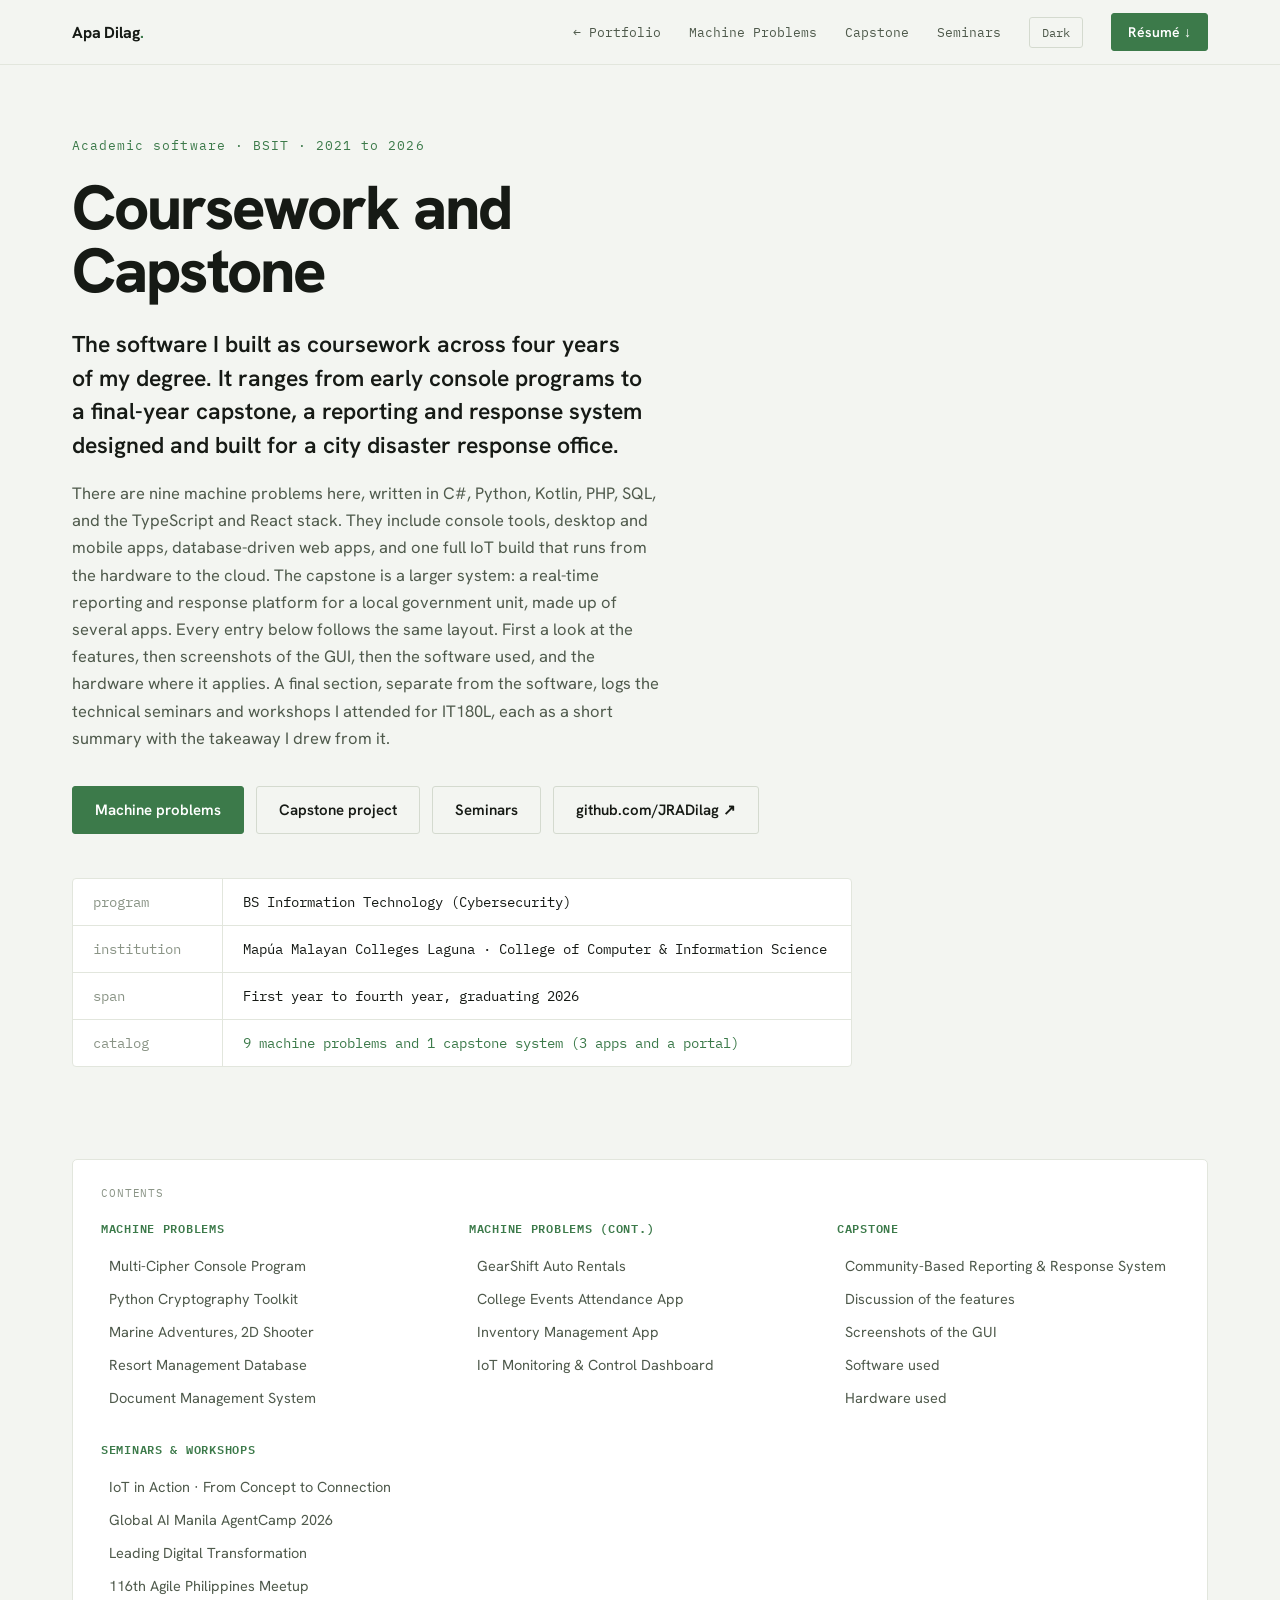
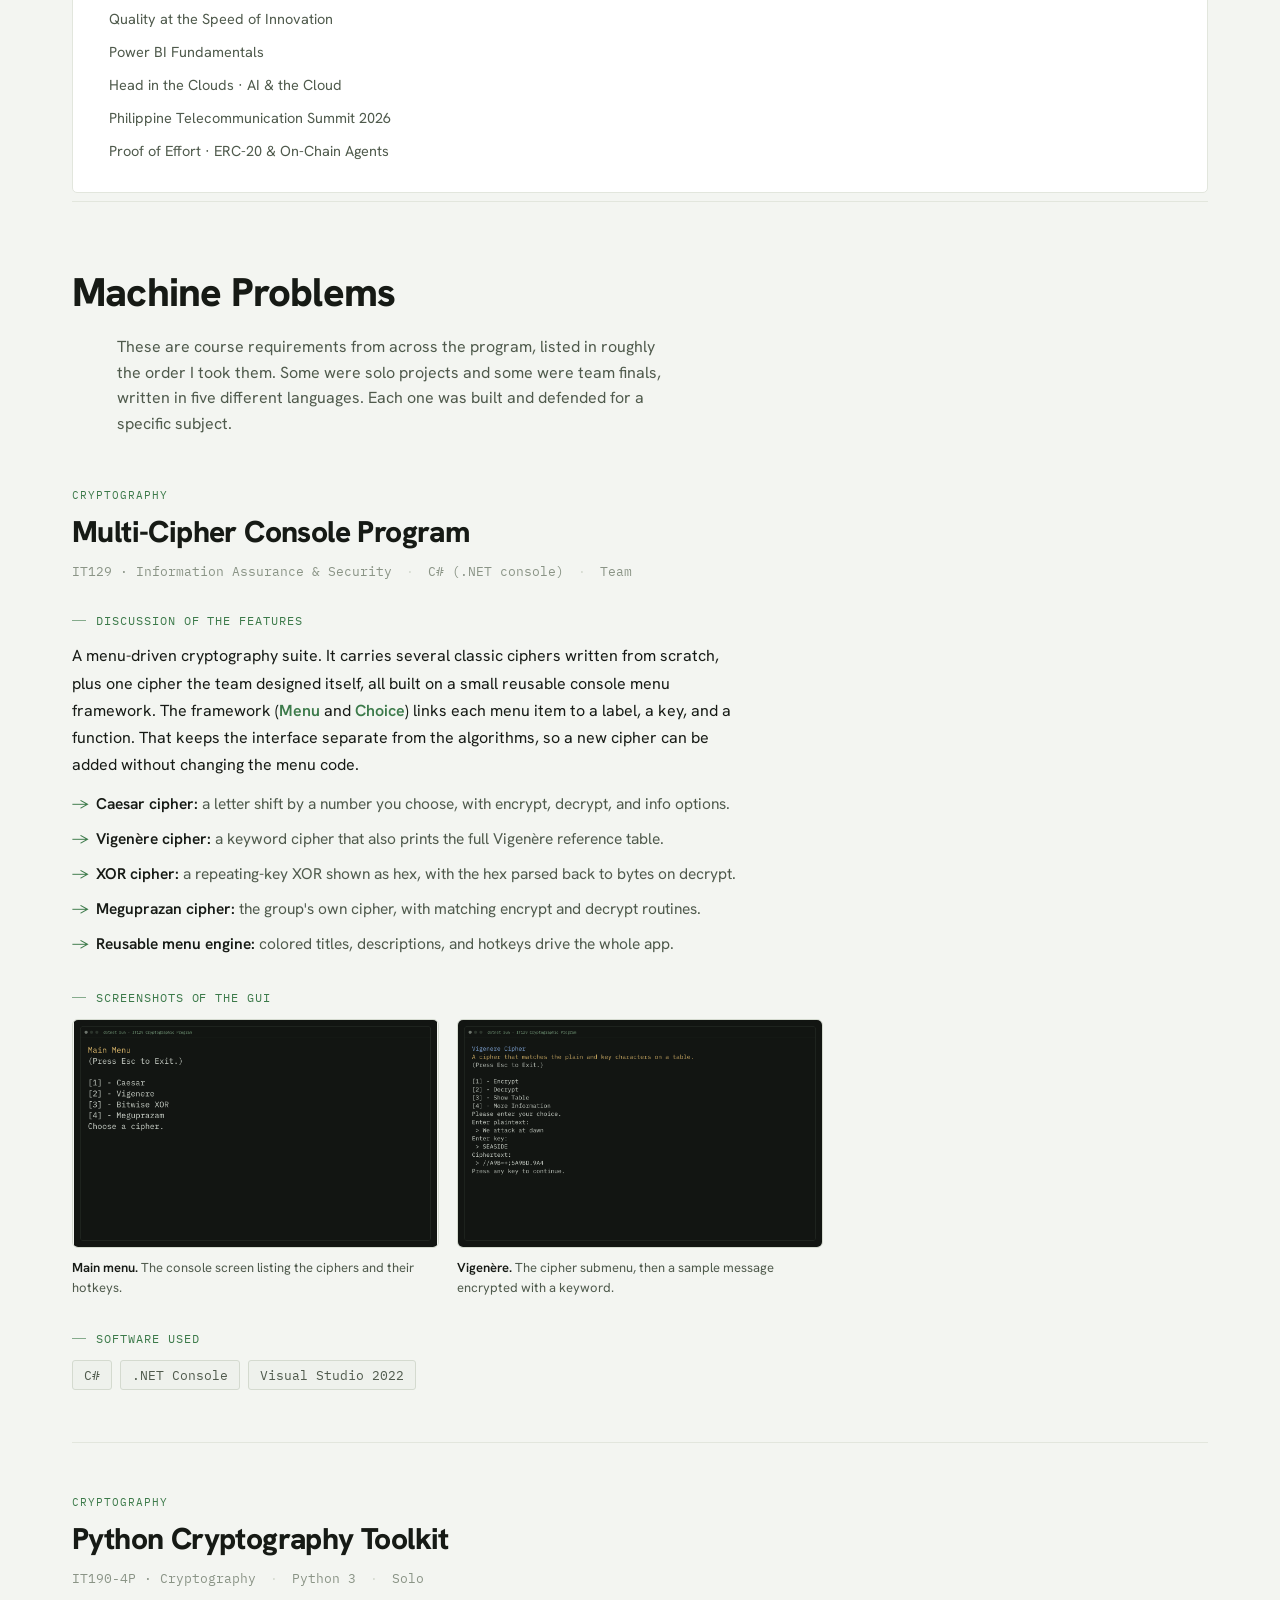
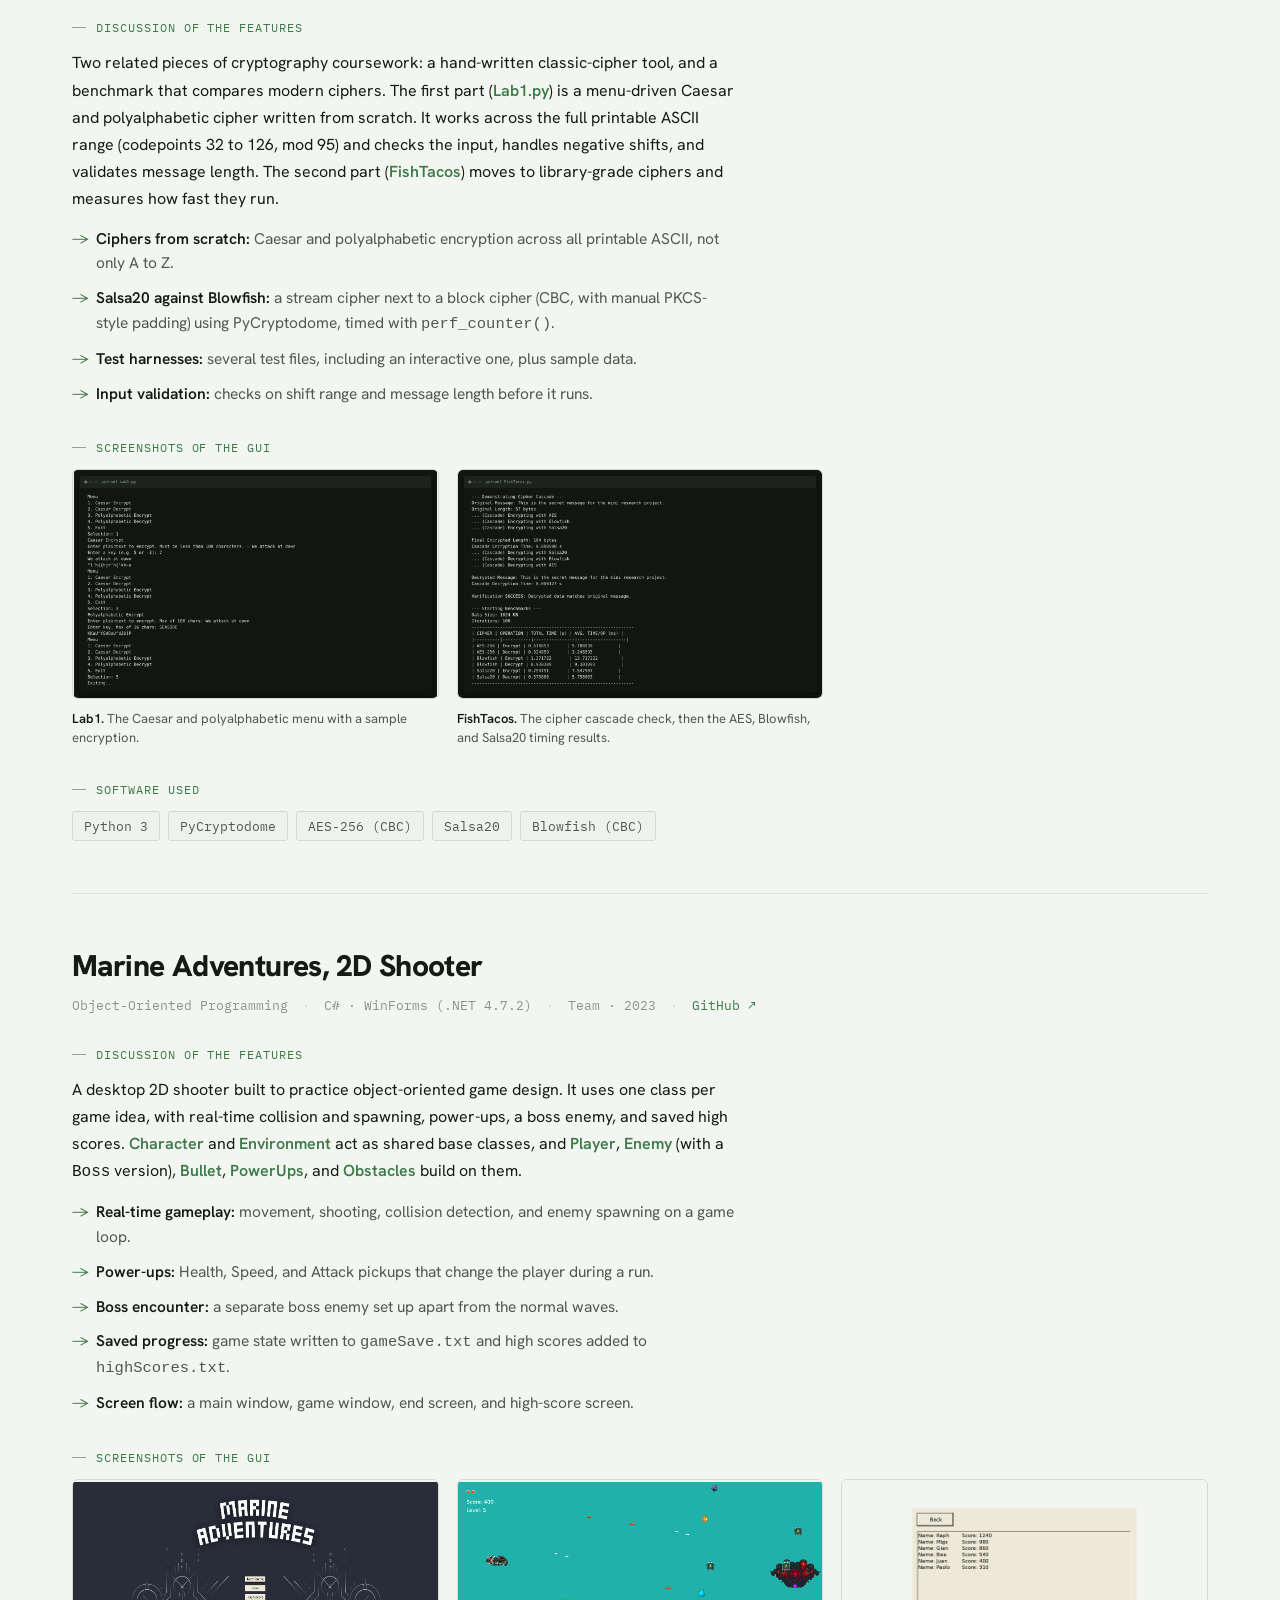
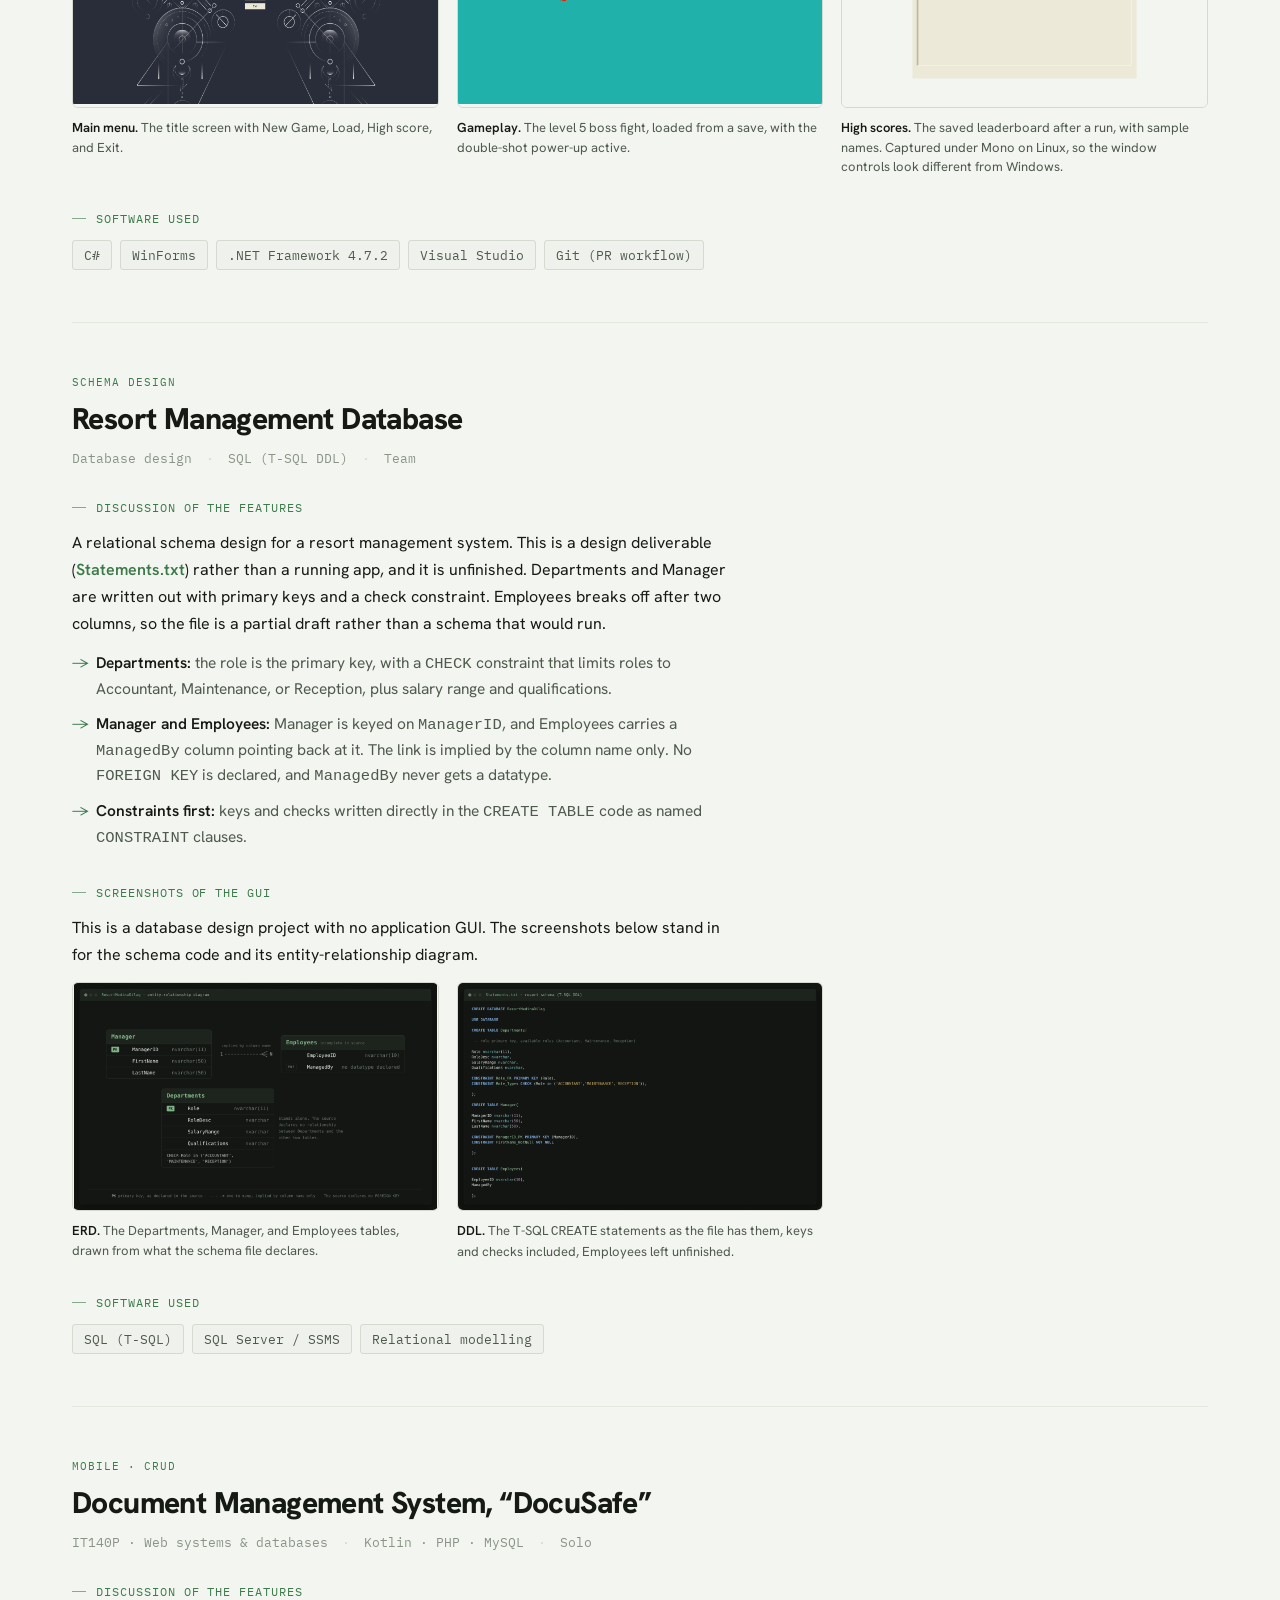
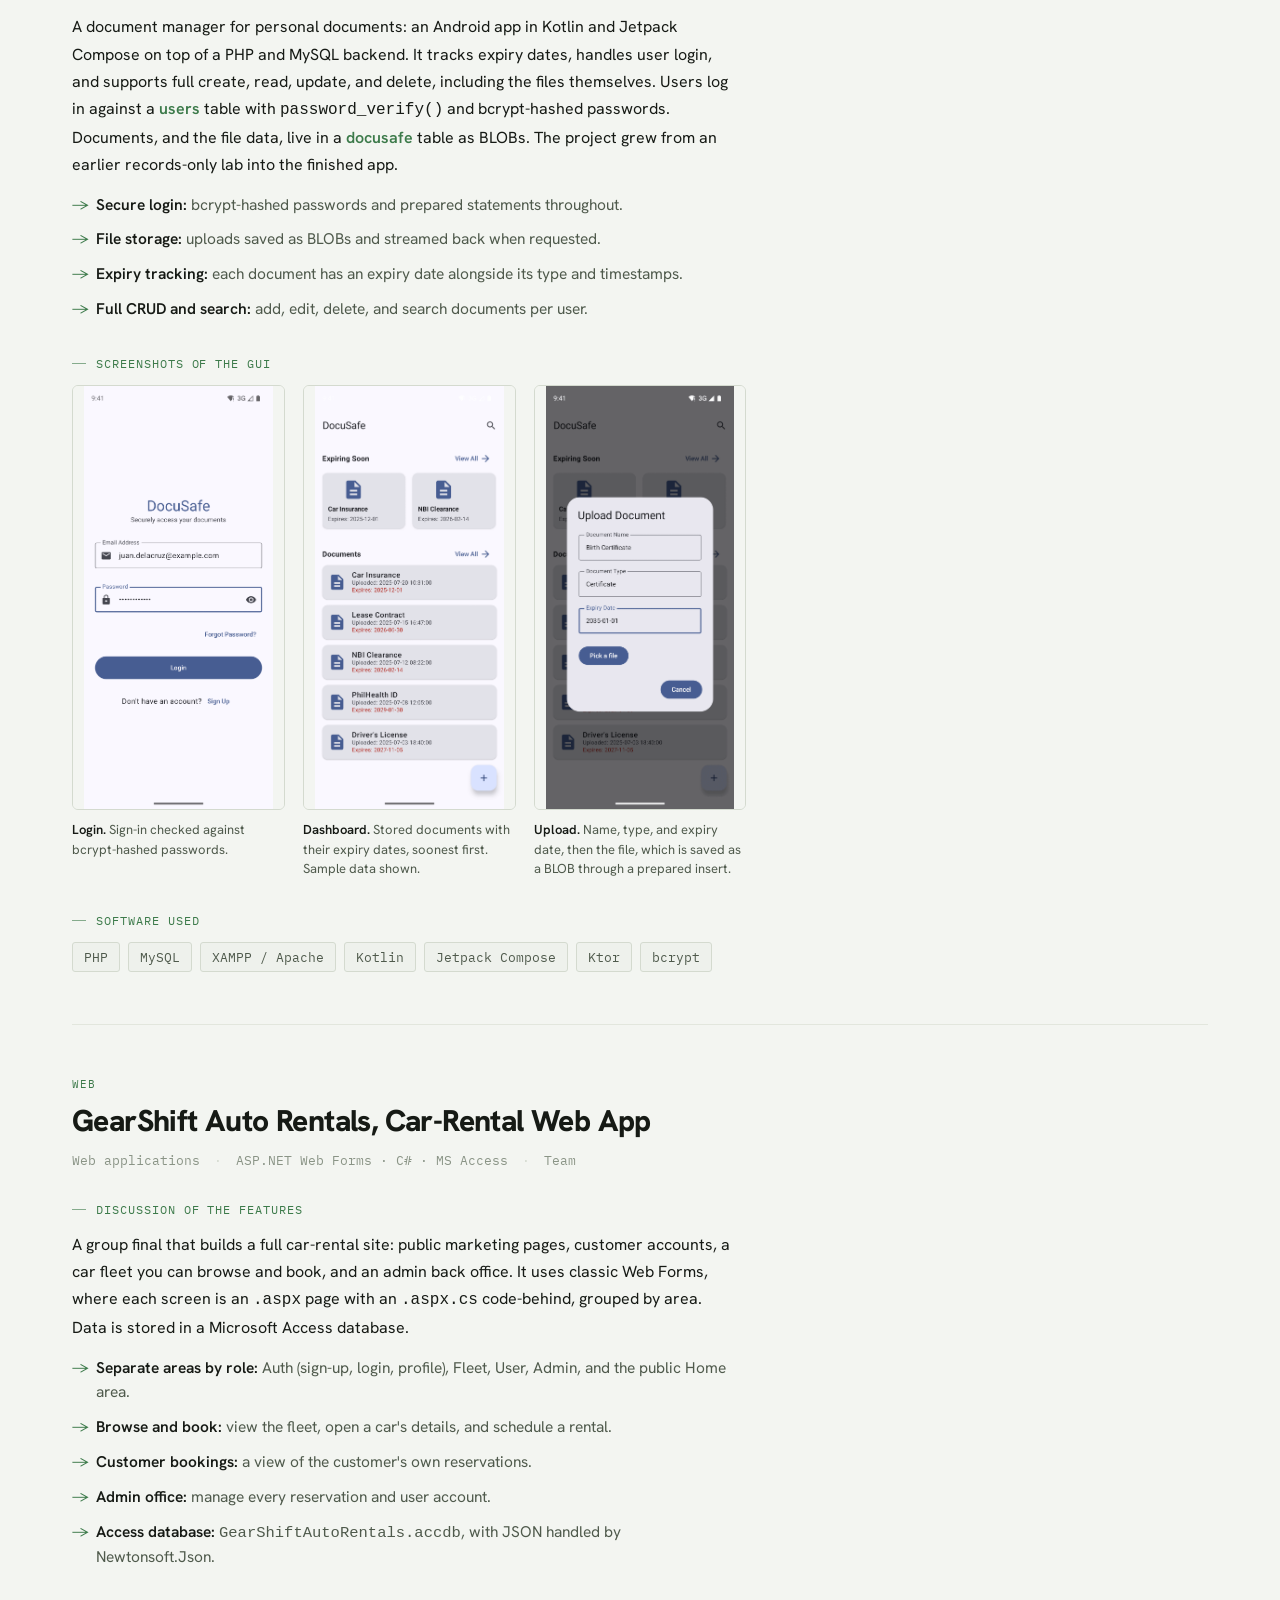
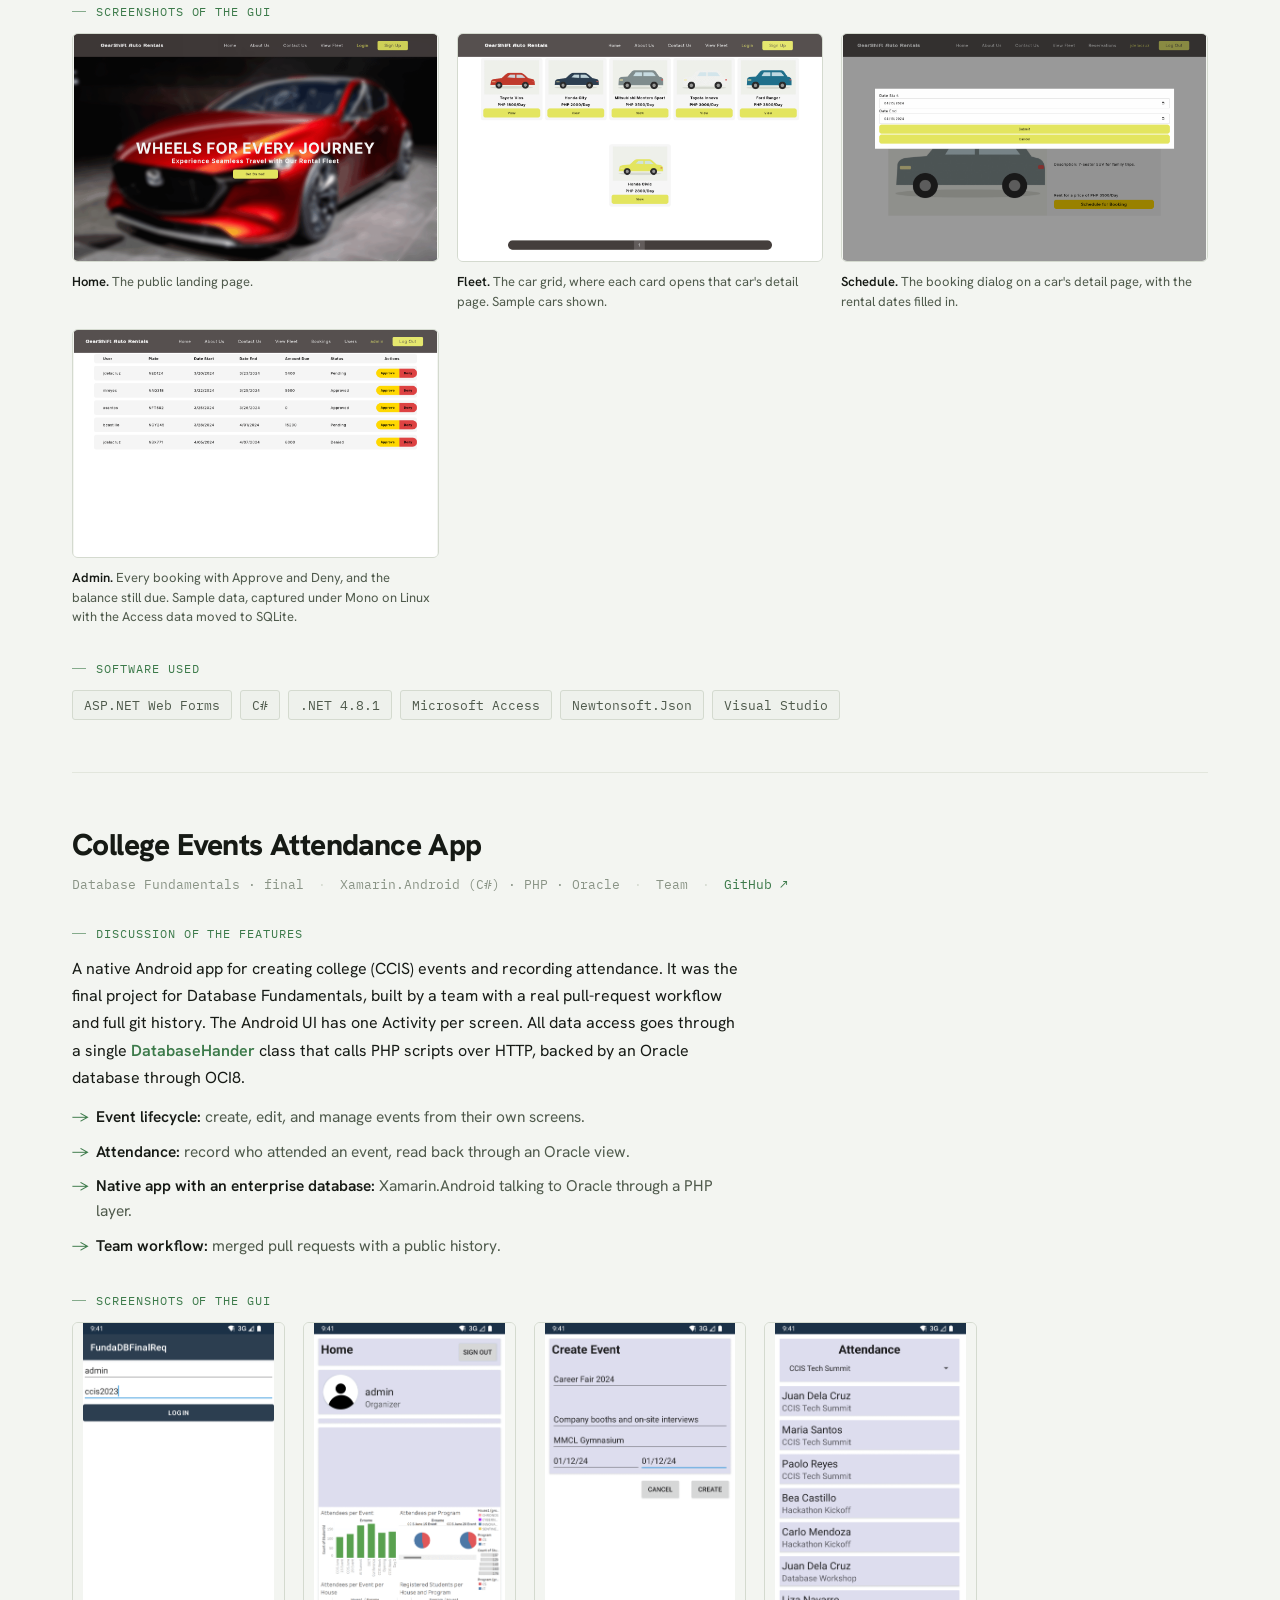
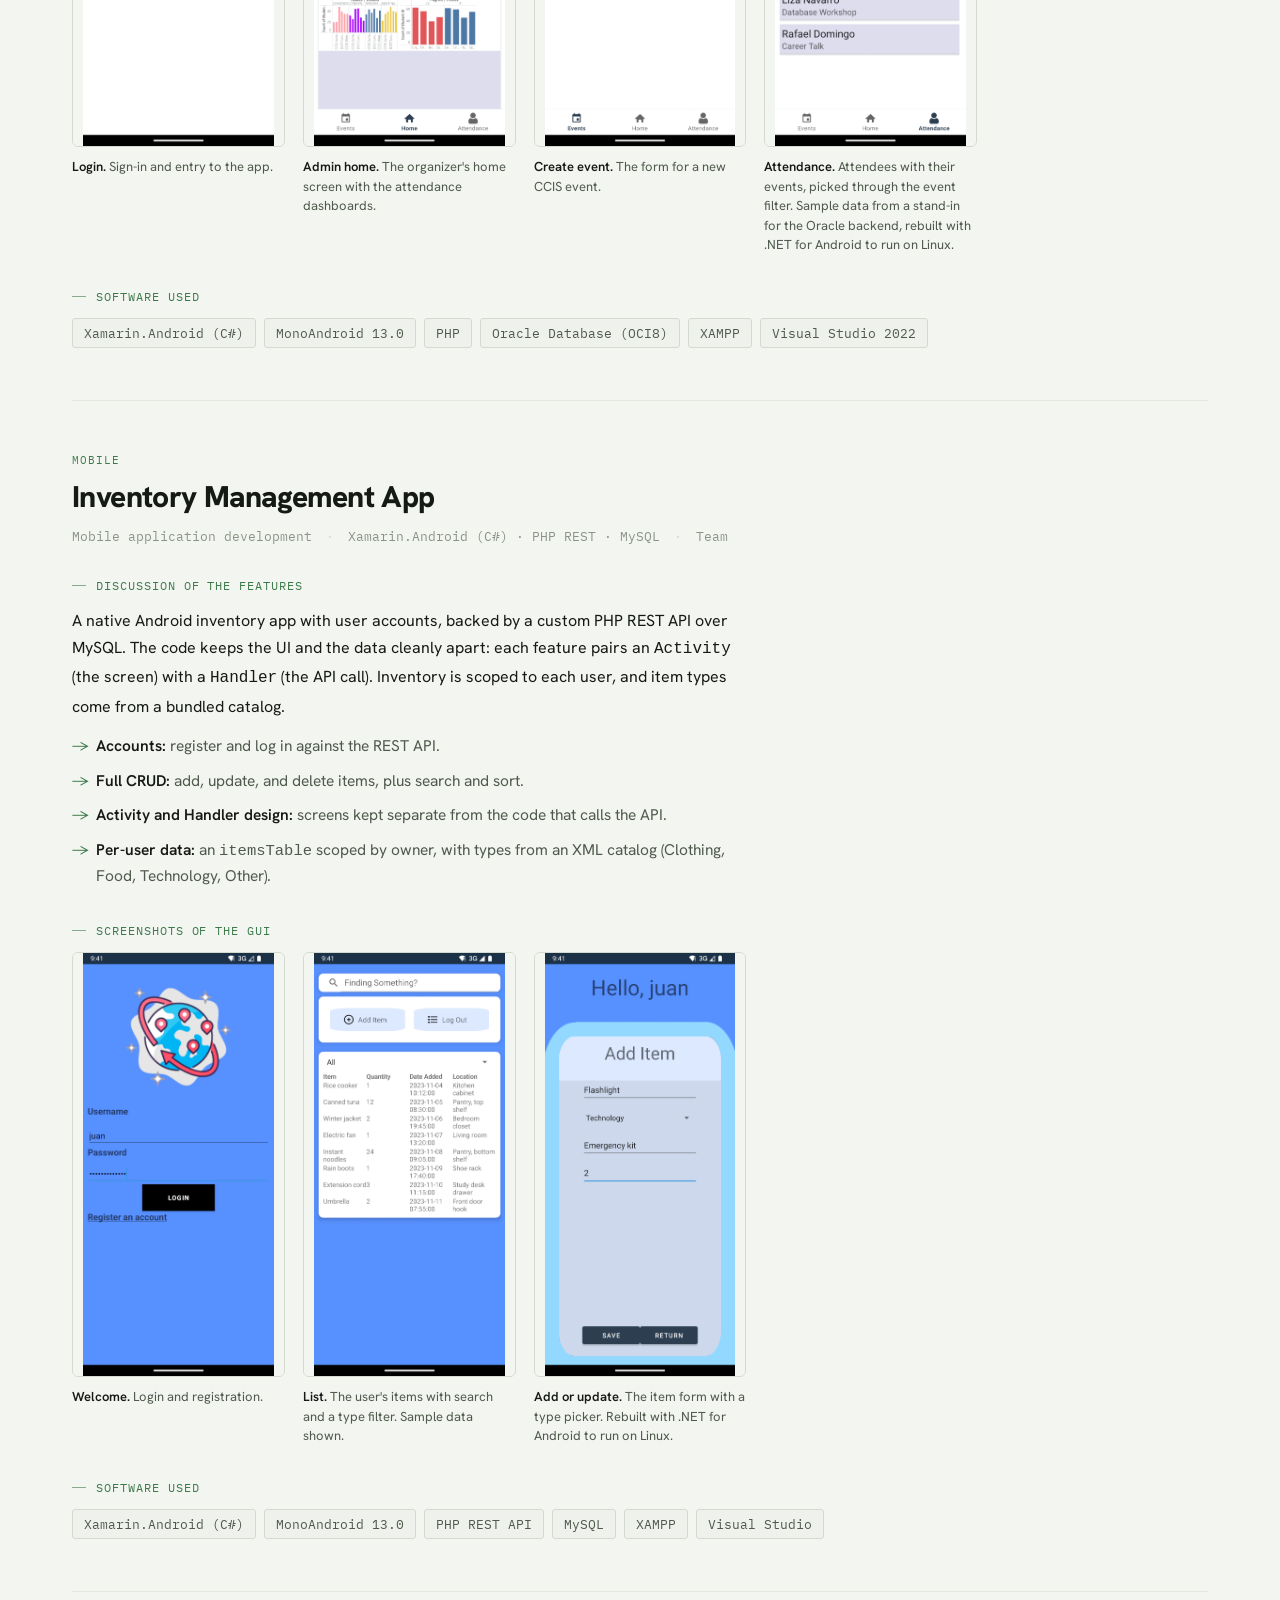
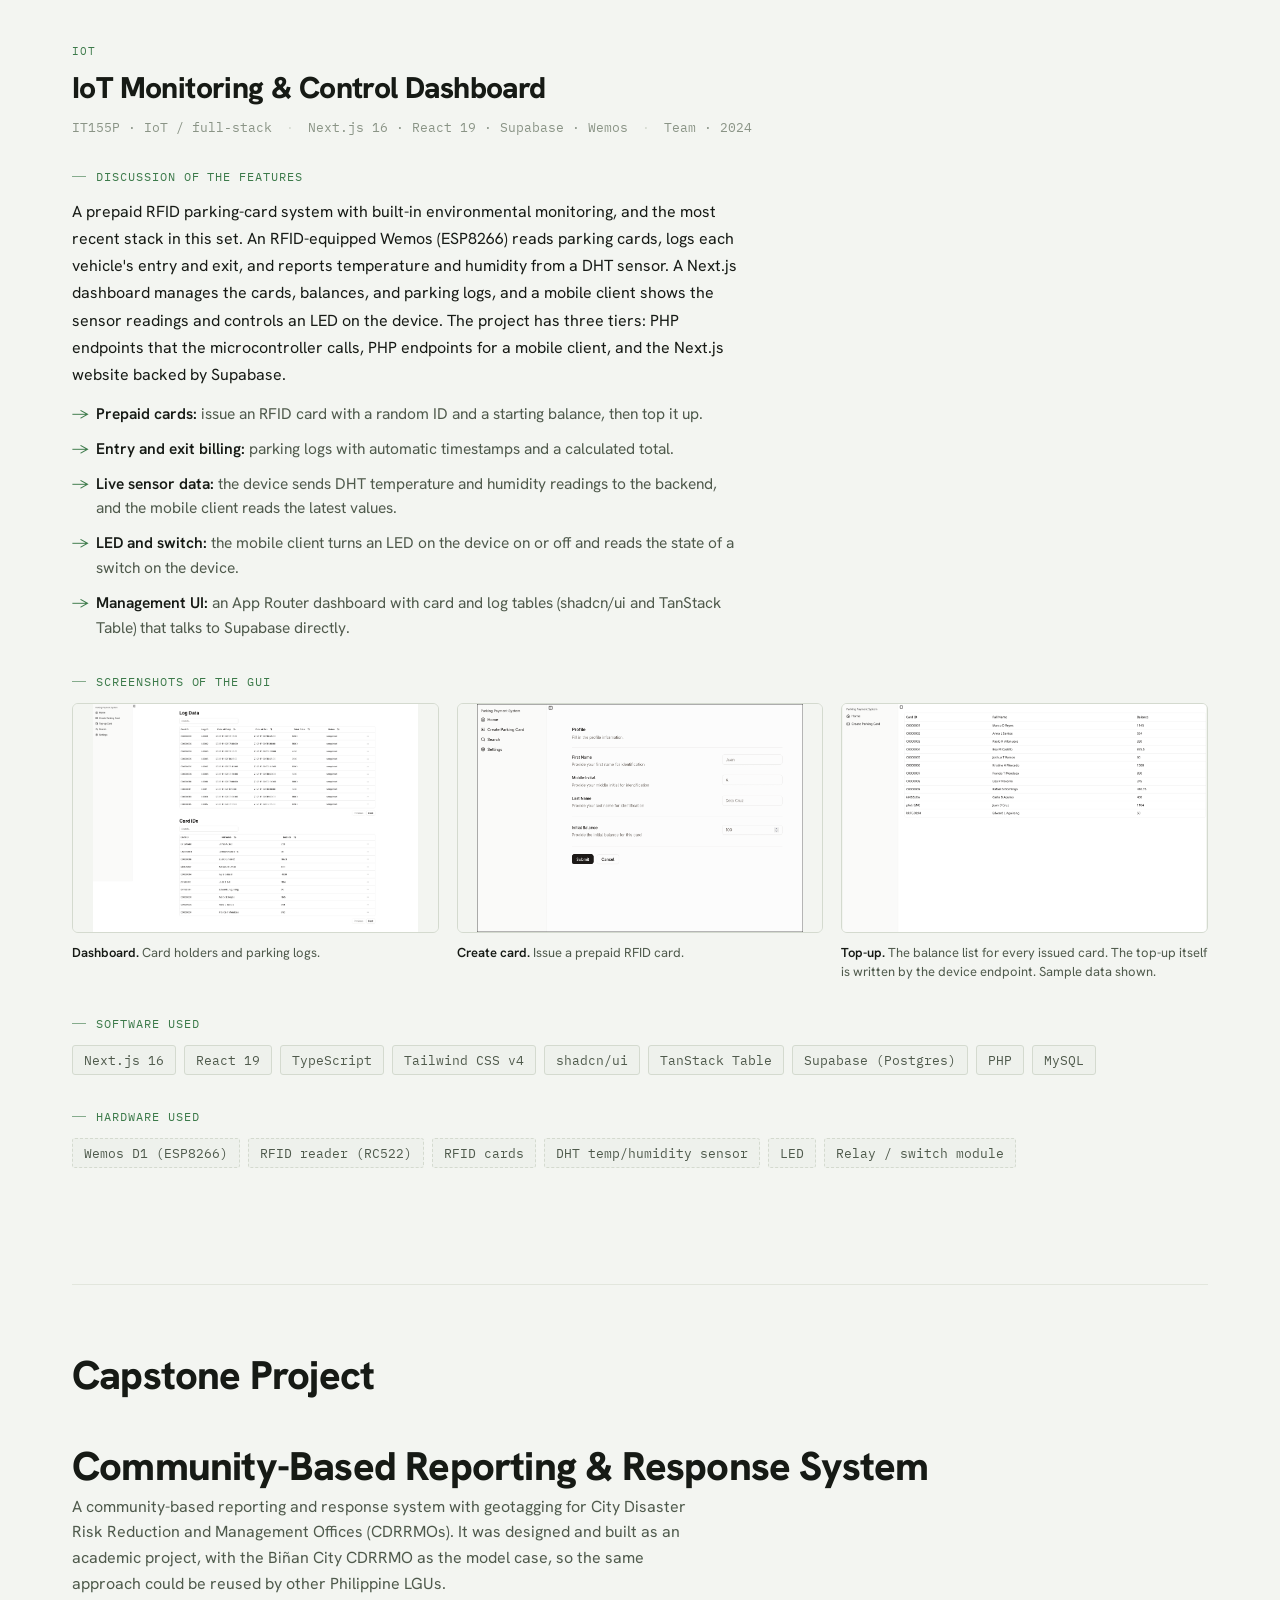
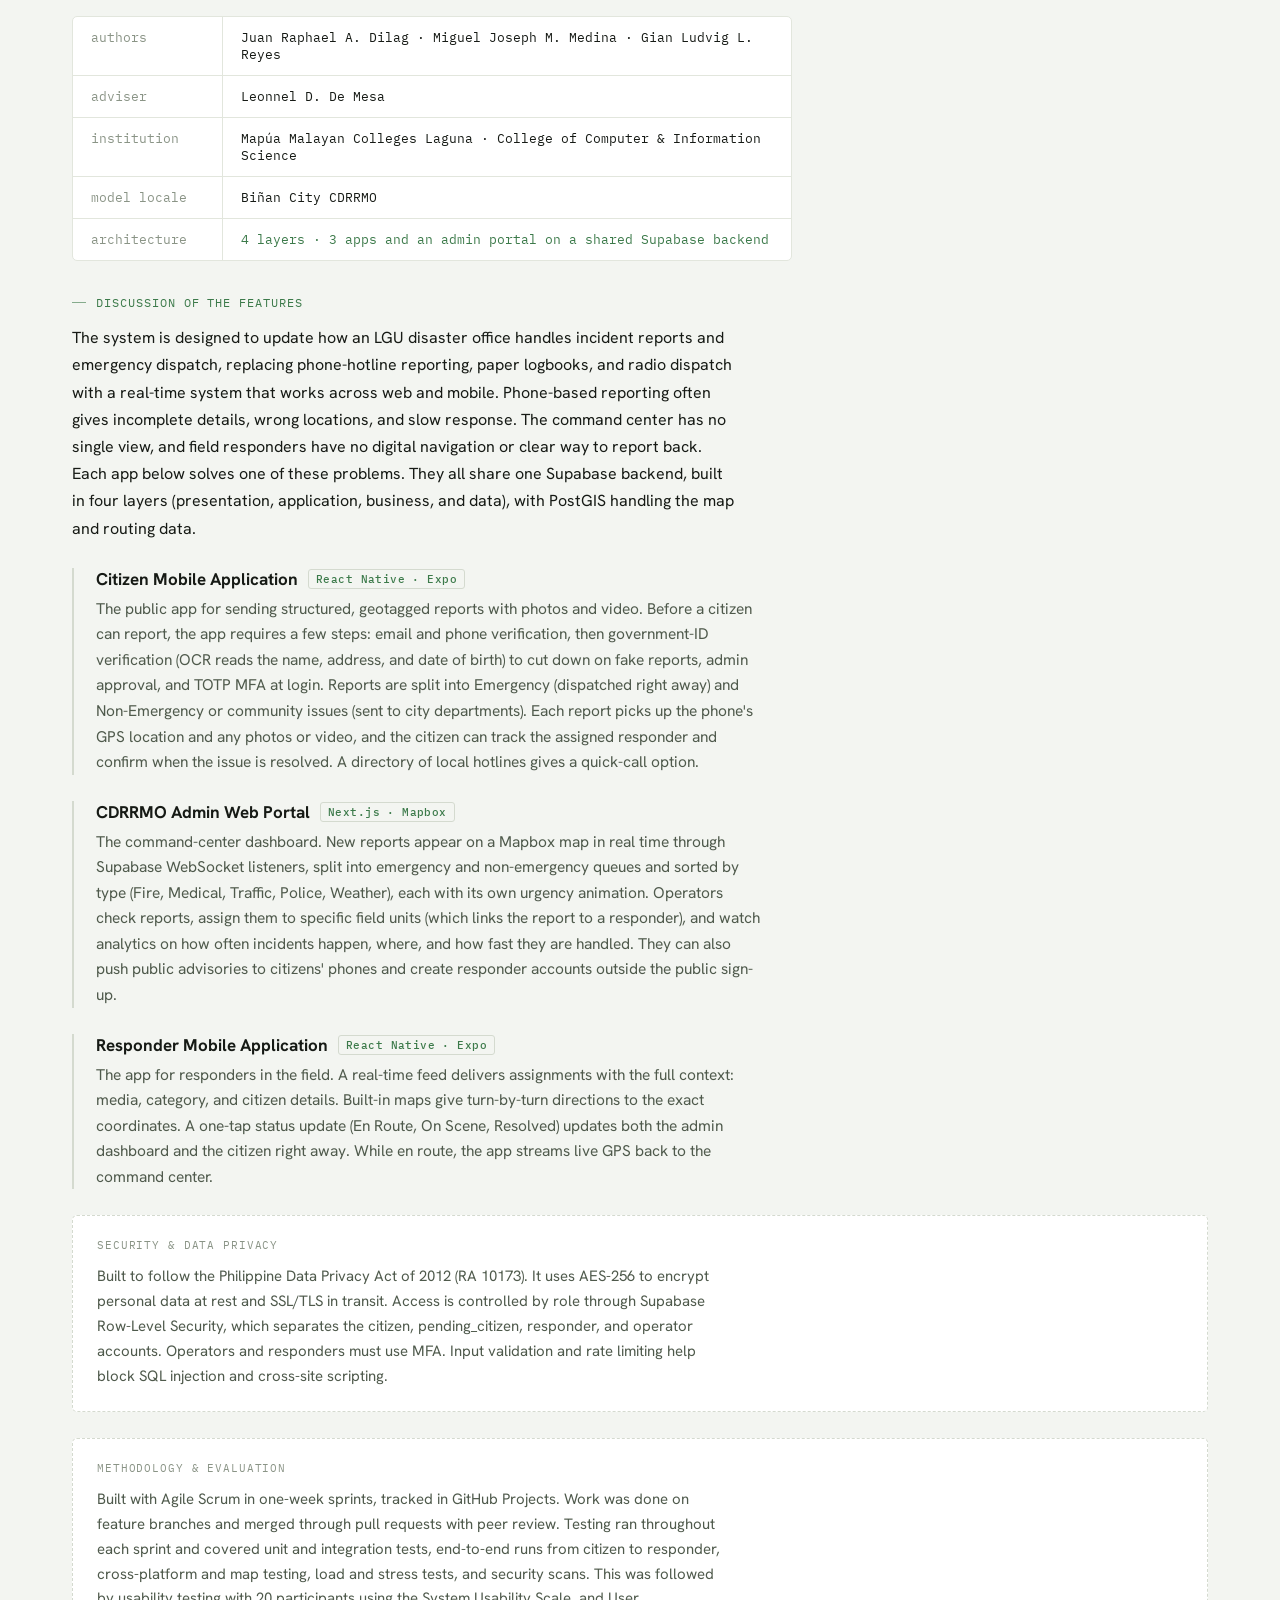
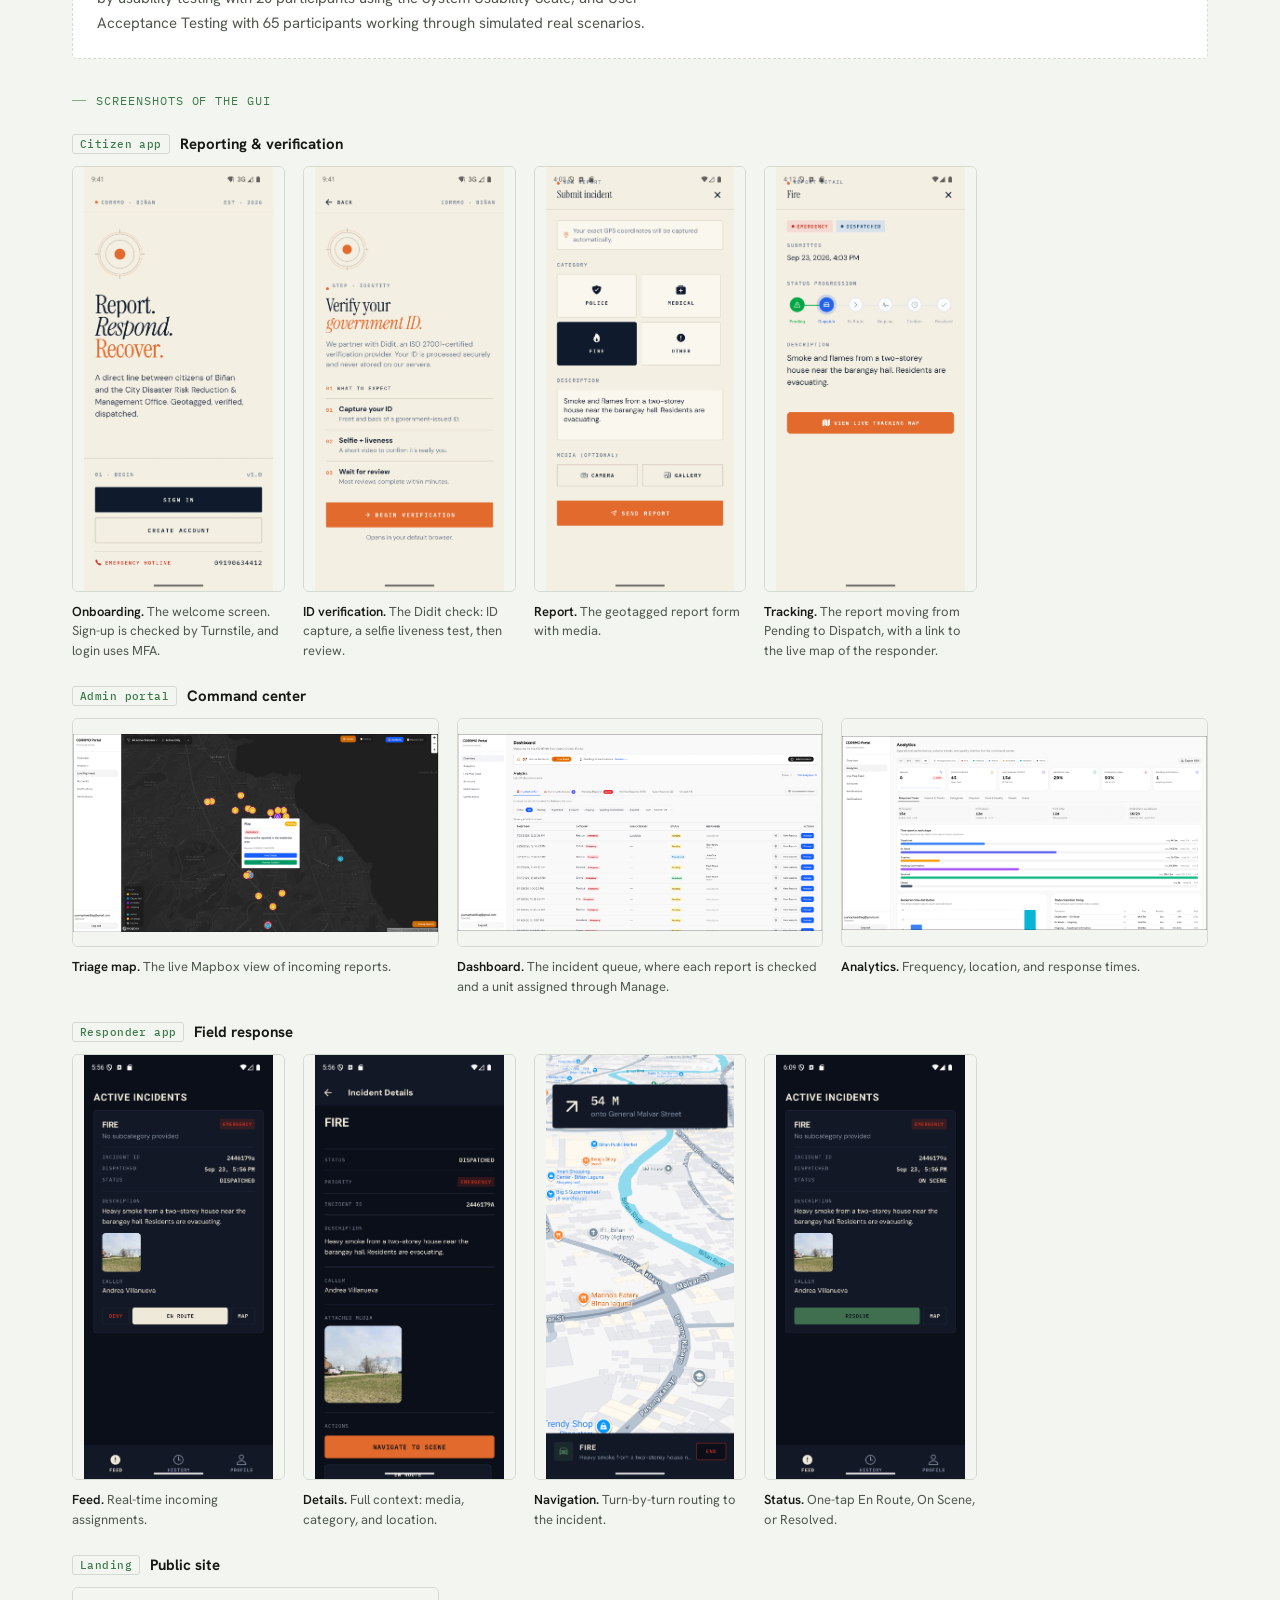
<file: coursework.html>
<!DOCTYPE html>
<!--
  ============================================================
  coursework.html · Academic software (machine problems + capstone)
  built across the BSIT program. Shares styles.css design tokens
  with index.html; page-specific layout lives in coursework.css.

  SCREENSHOTS · how to add your own:
  Each screenshot is a <figure class="shot ..."> with a placeholder
  <div class="shot-ph"> inside a <div class="shot-frame">. To use a
  real screenshot, just replace that placeholder div with an <img>:

      <div class="shot-frame">
        <img src="screenshots/ccis-login.png" alt="CCIS Events · login">
      </div>

  Drop the image files in a top-level  screenshots/  folder (create it).
  Web screens use .shot--web (16:10); phone screens use .shot--mobile
  (9:18). Images are shown uncropped (object-fit: contain). Once an
  <img> is present, clicking it opens the lightbox automatically.
  ============================================================
-->
<html lang="en" data-theme="light">
<head>
  <meta charset="utf-8">
  <meta name="viewport" content="width=device-width, initial-scale=1">
  <title>Coursework and Capstone · Juan Raphael Dilag</title>
  <meta name="description" content="Software Juan Raphael Dilag built as coursework across four years of the BSIT program: nine machine problems in C#, Python, PHP, SQL and the TypeScript and React stack, plus a final-year capstone, a community-based disaster reporting and response system for a city government office.">
  <meta name="author" content="Juan Raphael A. Dilag">

  <meta property="og:type" content="website">
  <meta property="og:title" content="Coursework and Capstone · Juan Raphael Dilag">
  <meta property="og:description" content="Nine machine problems across four years of BSIT, plus a final-year capstone disaster response system. Features, GUI, and the software and hardware behind each.">
  <meta property="og:url" content="https://raphaeldilag.xyz/coursework.html">
  <meta property="og:image" content="https://raphaeldilag.xyz/og-image.png">
  <meta name="twitter:card" content="summary_large_image">

  <link rel="canonical" href="https://raphaeldilag.xyz/coursework.html">
  <link rel="icon" href="data:image/svg+xml,%3Csvg xmlns='http://www.w3.org/2000/svg' viewBox='0 0 32 32'%3E%3Crect width='32' height='32' rx='6' fill='%23121512'/%3E%3Ctext x='5' y='23' font-family='monospace' font-size='18' font-weight='700' fill='%23e8ece7'%3EA%3C/text%3E%3Ccircle cx='24' cy='22' r='2.5' fill='%237fb487'/%3E%3C/svg%3E">

  <link rel="preconnect" href="https://fonts.googleapis.com">
  <link rel="preconnect" href="https://fonts.gstatic.com" crossorigin>
  <link href="https://fonts.googleapis.com/css2?family=Hanken+Grotesk:wght@400;500;600;700;800&family=IBM+Plex+Mono:wght@400;500;600&display=swap" rel="stylesheet">
  <link rel="stylesheet" href="styles.css">
  <link rel="stylesheet" href="coursework.css">

  <!-- set stored theme before paint to avoid a flash (same key as the main site) -->
  <script>
    (function () {
      try {
        var t = localStorage.getItem('apa-theme');
        if (t === 'dark' || t === 'light') document.documentElement.setAttribute('data-theme', t);
      } catch (e) {}
    })();
  </script>
</head>
<body>

  <!-- ============ NAV ============ -->
  <header class="nav">
    <nav>
      <a href="index.html#top" class="brand">Apa Dilag<span>.</span></a>
      <div class="nav-links">
        <a href="index.html" class="navlink">← Portfolio</a>
        <a href="#machine-problems" class="navlink">Machine Problems</a>
        <a href="#capstone" class="navlink">Capstone</a>
        <a href="#seminars" class="navlink">Seminars</a>
        <button class="theme-toggle" data-theme-toggle aria-label="Toggle color theme">Light</button>
        <a href="documents/Juan_Raphael_Dilag_Resume.pdf" download class="btn btn-primary btn-sm">Résumé ↓</a>
      </div>
    </nav>
  </header>

  <main id="top">

    <!-- ============ DOCUMENT HEADER ============ -->
    <section class="doc-hero">
      <div class="doc-kicker">Academic software · BSIT · 2021 to 2026</div>
      <h1>Coursework and Capstone</h1>
      <p class="doc-lead">The software I built as coursework across four years of my degree. It ranges from early console programs to a final-year capstone, a reporting and response system designed and built for a city disaster response office.</p>
      <p class="doc-sub">There are nine machine problems here, written in C#, Python, Kotlin, PHP, SQL, and the TypeScript and React stack. They include console tools, desktop and mobile apps, database-driven web apps, and one full IoT build that runs from the hardware to the cloud. The capstone is a larger system: a real-time reporting and response platform for a local government unit, made up of several apps. Every entry below follows the same layout. First a look at the features, then screenshots of the GUI, then the software used, and the hardware where it applies. A final section, separate from the software, logs the technical seminars and workshops I attended for IT180L, each as a short summary with the takeaway I drew from it.</p>

      <div class="doc-cta">
        <a href="#machine-problems" class="btn btn-primary btn-md">Machine problems</a>
        <a href="#capstone" class="btn btn-outline btn-md">Capstone project</a>
        <a href="#seminars" class="btn btn-outline btn-md">Seminars</a>
        <a href="https://github.com/JRADilag" target="_blank" rel="noopener" class="btn btn-outline btn-md">github.com/JRADilag ↗</a>
      </div>

      <div class="profile" style="margin-top:44px;">
        <div class="row"><div class="k">program</div><div class="v">BS Information Technology (Cybersecurity)</div></div>
        <div class="row"><div class="k">institution</div><div class="v">Mapúa Malayan Colleges Laguna · College of Computer &amp; Information Science</div></div>
        <div class="row"><div class="k">span</div><div class="v">First year to fourth year, graduating 2026</div></div>
        <div class="row"><div class="k">catalog</div><div class="v accent">9 machine problems and 1 capstone system (3 apps and a portal)</div></div>
      </div>
    </section>

    <!-- ============ CONTENTS ============ -->
    <nav class="toc" aria-label="Contents">
      <div class="eyebrow">Contents</div>
      <div class="toc-groups">
        <div class="toc-group">
          <h3>Machine problems</h3>
          <ol>
            <li><a href="#mp-cipher">Multi-Cipher Console Program</a></li>
            <li><a href="#mp-pycrypto">Python Cryptography Toolkit</a></li>
            <li><a href="#mp-marine">Marine Adventures, 2D Shooter</a></li>
            <li><a href="#mp-resort">Resort Management Database</a></li>
            <li><a href="#mp-docusafe">Document Management System</a></li>
          </ol>
        </div>
        <div class="toc-group">
          <h3>Machine problems (cont.)</h3>
          <ol>
            <li><a href="#mp-gearshift">GearShift Auto Rentals</a></li>
            <li><a href="#mp-ccis">College Events Attendance App</a></li>
            <li><a href="#mp-inventory">Inventory Management App</a></li>
            <li><a href="#mp-iot">IoT Monitoring &amp; Control Dashboard</a></li>
          </ol>
        </div>
        <div class="toc-group">
          <h3>Capstone</h3>
          <ol>
            <li><a href="#capstone">Community-Based Reporting &amp; Response System</a></li>
            <li><a href="#cap-discussion">Discussion of the features</a></li>
            <li><a href="#cap-screens">Screenshots of the GUI</a></li>
            <li><a href="#cap-software">Software used</a></li>
            <li><a href="#cap-hardware">Hardware used</a></li>
          </ol>
        </div>
        <div class="toc-group">
          <h3>Seminars &amp; workshops</h3>
          <ol>
            <li><a href="#sem-iot">IoT in Action · From Concept to Connection</a></li>
            <li><a href="#sem-agentcamp">Global AI Manila AgentCamp 2026</a></li>
            <li><a href="#sem-digitaltransformation">Leading Digital Transformation</a></li>
            <li><a href="#sem-agile">116th Agile Philippines Meetup</a></li>
            <li><a href="#sem-testautomation">Quality at the Speed of Innovation</a></li>
            <li><a href="#sem-powerbi">Power BI Fundamentals</a></li>
            <li><a href="#sem-cloud">Head in the Clouds · AI &amp; the Cloud</a></li>
            <li><a href="#sem-telco">Philippine Telecommunication Summit 2026</a></li>
            <li><a href="#sem-web3">Proof of Effort · ERC-20 &amp; On-Chain Agents</a></li>
          </ol>
        </div>
      </div>
    </nav>

    <!-- ============ SECTION 01 · MACHINE PROBLEMS ============ -->
    <section id="machine-problems" class="section">
      <div class="section-head">
        <h2>Machine Problems</h2>
      </div>
      <p class="section-lead">These are course requirements from across the program, listed in roughly the order I took them. Some were solo projects and some were team finals, written in five different languages. Each one was built and defended for a specific subject.</p>

      <!-- ---------- MP-01 : Multi-Cipher Console Program ---------- -->
      <article class="mp" id="mp-cipher">
        <div class="topic-eyebrow">Cryptography</div>
        <div class="mp-head">
          <h3>Multi-Cipher Console Program</h3>
        </div>
        <div class="mp-meta">
          <span>IT129 · Information Assurance &amp; Security</span><span class="dot">·</span>
          <span>C# (.NET console)</span><span class="dot">·</span>
          <span>Team</span>
        </div>

        <div class="subblock">
          <div class="subblock-label">Discussion of the features</div>
          <p>A menu-driven cryptography suite. It carries several classic ciphers written from scratch, plus one cipher the team designed itself, all built on a small reusable console menu framework. The framework (<span class="em">Menu</span> and <span class="em">Choice</span>) links each menu item to a label, a key, and a function. That keeps the interface separate from the algorithms, so a new cipher can be added without changing the menu code.</p>
          <ul class="feat-list">
            <li><b>Caesar cipher:</b> a letter shift by a number you choose, with encrypt, decrypt, and info options.</li>
            <li><b>Vigenère cipher:</b> a keyword cipher that also prints the full Vigenère reference table.</li>
            <li><b>XOR cipher:</b> a repeating-key XOR shown as hex, with the hex parsed back to bytes on decrypt.</li>
            <li><b>Meguprazan cipher:</b> the group's own cipher, with matching encrypt and decrypt routines.</li>
            <li><b>Reusable menu engine:</b> colored titles, descriptions, and hotkeys drive the whole app.</li>
          </ul>
        </div>

        <div class="subblock">
          <div class="subblock-label">Screenshots of the GUI</div>
          <div class="shot-grid shot-grid--web">
            <figure class="shot shot--web">
              <div class="shot-frame">
                <img src="screenshots/cipher-menu.png" alt="Multi-cipher main menu">
              </div>
              <figcaption><b>Main menu.</b> The console screen listing the ciphers and their hotkeys.</figcaption>
            </figure>
            <figure class="shot shot--web">
              <div class="shot-frame">
                <img src="screenshots/cipher-vigenere.png" alt="Vigenère menu with an encryption run">
              </div>
              <figcaption><b>Vigenère.</b> The cipher submenu, then a sample message encrypted with a keyword.</figcaption>
            </figure>
          </div>
        </div>

        <div class="subblock">
          <div class="subblock-label">Software used</div>
          <div class="chips">
            <span class="chip">C#</span><span class="chip">.NET Console</span><span class="chip">Visual Studio 2022</span>
          </div>
        </div>
      </article>

      <!-- ---------- MP-02 : Python Cryptography Toolkit ---------- -->
      <article class="mp" id="mp-pycrypto">
        <div class="topic-eyebrow">Cryptography</div>
        <div class="mp-head">
          <h3>Python Cryptography Toolkit</h3>
        </div>
        <div class="mp-meta">
          <span>IT190-4P · Cryptography</span><span class="dot">·</span>
          <span>Python 3</span><span class="dot">·</span>
          <span>Solo</span>
        </div>

        <div class="subblock">
          <div class="subblock-label">Discussion of the features</div>
          <p>Two related pieces of cryptography coursework: a hand-written classic-cipher tool, and a benchmark that compares modern ciphers. The first part (<span class="em">Lab1.py</span>) is a menu-driven Caesar and polyalphabetic cipher written from scratch. It works across the full printable ASCII range (codepoints 32 to 126, mod 95) and checks the input, handles negative shifts, and validates message length. The second part (<span class="em">FishTacos</span>) moves to library-grade ciphers and measures how fast they run.</p>
          <ul class="feat-list">
            <li><b>Ciphers from scratch:</b> Caesar and polyalphabetic encryption across all printable ASCII, not only A to Z.</li>
            <li><b>Salsa20 against Blowfish:</b> a stream cipher next to a block cipher (CBC, with manual PKCS-style padding) using PyCryptodome, timed with <code>perf_counter()</code>.</li>
            <li><b>Test harnesses:</b> several test files, including an interactive one, plus sample data.</li>
            <li><b>Input validation:</b> checks on shift range and message length before it runs.</li>
          </ul>
        </div>

        <div class="subblock">
          <div class="subblock-label">Screenshots of the GUI</div>
          <div class="shot-grid shot-grid--web">
            <figure class="shot shot--web">
              <div class="shot-frame">
                <img src="screenshots/pycrypto-lab1.png" alt="Lab1 Caesar/polyalphabetic menu">
              </div>
              <figcaption><b>Lab1.</b> The Caesar and polyalphabetic menu with a sample encryption.</figcaption>
            </figure>
            <figure class="shot shot--web">
              <div class="shot-frame">
                <img src="screenshots/pycrypto-benchmark.png" alt="AES, Blowfish and Salsa20 benchmark output">
              </div>
              <figcaption><b>FishTacos.</b> The cipher cascade check, then the AES, Blowfish, and Salsa20 timing results.</figcaption>
            </figure>
          </div>
        </div>

        <div class="subblock">
          <div class="subblock-label">Software used</div>
          <div class="chips">
            <span class="chip">Python 3</span><span class="chip">PyCryptodome</span><span class="chip">AES-256 (CBC)</span><span class="chip">Salsa20</span><span class="chip">Blowfish (CBC)</span>
          </div>
        </div>
      </article>

      <!-- ---------- MP-03 : Marine Adventures ---------- -->
      <article class="mp" id="mp-marine">
        <div class="mp-head">
          <h3>Marine Adventures, 2D Shooter</h3>
        </div>
        <div class="mp-meta">
          <span>Object-Oriented Programming</span><span class="dot">·</span>
          <span>C# · WinForms (.NET 4.7.2)</span><span class="dot">·</span>
          <span>Team · 2023</span><span class="dot">·</span>
          <a href="https://github.com/JRADilag/Marine-Adventures" target="_blank" rel="noopener">GitHub ↗</a>
        </div>

        <div class="subblock">
          <div class="subblock-label">Discussion of the features</div>
          <p>A desktop 2D shooter built to practice object-oriented game design. It uses one class per game idea, with real-time collision and spawning, power-ups, a boss enemy, and saved high scores. <span class="em">Character</span> and <span class="em">Environment</span> act as shared base classes, and <span class="em">Player</span>, <span class="em">Enemy</span> (with a <code>Boss</code> version), <span class="em">Bullet</span>, <span class="em">PowerUps</span>, and <span class="em">Obstacles</span> build on them.</p>
          <ul class="feat-list">
            <li><b>Real-time gameplay:</b> movement, shooting, collision detection, and enemy spawning on a game loop.</li>
            <li><b>Power-ups:</b> Health, Speed, and Attack pickups that change the player during a run.</li>
            <li><b>Boss encounter:</b> a separate boss enemy set up apart from the normal waves.</li>
            <li><b>Saved progress:</b> game state written to <code>gameSave.txt</code> and high scores added to <code>highScores.txt</code>.</li>
            <li><b>Screen flow:</b> a main window, game window, end screen, and high-score screen.</li>
          </ul>
        </div>

        <div class="subblock">
          <div class="subblock-label">Screenshots of the GUI</div>
          <div class="shot-grid shot-grid--web">
            <figure class="shot shot--web">
              <div class="shot-frame">
                <img src="screenshots/marine-menu.png" alt="Marine Adventures main menu">
              </div>
              <figcaption><b>Main menu.</b> The title screen with New Game, Load, High score, and Exit.</figcaption>
            </figure>
            <figure class="shot shot--web">
              <div class="shot-frame">
                <img src="screenshots/marine-gameplay.png" alt="Marine Adventures boss fight">
              </div>
              <figcaption><b>Gameplay.</b> The level 5 boss fight, loaded from a save, with the double-shot power-up active.</figcaption>
            </figure>
            <figure class="shot shot--web">
              <div class="shot-frame">
                <img src="screenshots/marine-highscore.png" alt="Marine Adventures high score screen">
              </div>
              <figcaption><b>High scores.</b> The saved leaderboard after a run, with sample names. Captured under Mono on Linux, so the window controls look different from Windows.</figcaption>
            </figure>
          </div>
        </div>

        <div class="subblock">
          <div class="subblock-label">Software used</div>
          <div class="chips">
            <span class="chip">C#</span><span class="chip">WinForms</span><span class="chip">.NET Framework 4.7.2</span><span class="chip">Visual Studio</span><span class="chip">Git (PR workflow)</span>
          </div>
        </div>
      </article>

      <!-- ---------- MP-04 : Resort Management Database ---------- -->
      <article class="mp" id="mp-resort">
        <div class="topic-eyebrow">Schema design</div>
        <div class="mp-head">
          <h3>Resort Management Database</h3>
        </div>
        <div class="mp-meta">
          <span>Database design</span><span class="dot">·</span>
          <span>SQL (T-SQL DDL)</span><span class="dot">·</span>
          <span>Team</span>
        </div>

        <div class="subblock">
          <div class="subblock-label">Discussion of the features</div>
          <p>A relational schema design for a resort management system. This is a design deliverable (<span class="em">Statements.txt</span>) rather than a running app, and it is unfinished. Departments and Manager are written out with primary keys and a check constraint. Employees breaks off after two columns, so the file is a partial draft rather than a schema that would run.</p>
          <ul class="feat-list">
            <li><b>Departments:</b> the role is the primary key, with a <code>CHECK</code> constraint that limits roles to Accountant, Maintenance, or Reception, plus salary range and qualifications.</li>
            <li><b>Manager and Employees:</b> Manager is keyed on <code>ManagerID</code>, and Employees carries a <code>ManagedBy</code> column pointing back at it. The link is implied by the column name only. No <code>FOREIGN KEY</code> is declared, and <code>ManagedBy</code> never gets a datatype.</li>
            <li><b>Constraints first:</b> keys and checks written directly in the <code>CREATE TABLE</code> code as named <code>CONSTRAINT</code> clauses.</li>
          </ul>
        </div>

        <div class="subblock">
          <div class="subblock-label">Screenshots of the GUI</div>
          <p style="margin-bottom:14px;">This is a database design project with no application GUI. The screenshots below stand in for the schema code and its entity-relationship diagram.</p>
          <div class="shot-grid shot-grid--web">
            <figure class="shot shot--web">
              <div class="shot-frame">
                <img src="screenshots/resort-erd.png" alt="Resort schema ERD">
              </div>
              <figcaption><b>ERD.</b> The Departments, Manager, and Employees tables, drawn from what the schema file declares.</figcaption>
            </figure>
            <figure class="shot shot--web">
              <div class="shot-frame">
                <img src="screenshots/resort-ddl.png" alt="CREATE TABLE DDL">
              </div>
              <figcaption><b>DDL.</b> The T-SQL <code>CREATE</code> statements as the file has them, keys and checks included, Employees left unfinished.</figcaption>
            </figure>
          </div>
        </div>

        <div class="subblock">
          <div class="subblock-label">Software used</div>
          <div class="chips">
            <span class="chip">SQL (T-SQL)</span><span class="chip">SQL Server / SSMS</span><span class="chip">Relational modelling</span>
          </div>
        </div>
      </article>

      <!-- ---------- MP-05 : Document Management System ---------- -->
      <article class="mp" id="mp-docusafe">
        <div class="topic-eyebrow">Mobile · CRUD</div>
        <div class="mp-head">
          <h3>Document Management System, “DocuSafe”</h3>
        </div>
        <div class="mp-meta">
          <span>IT140P · Web systems &amp; databases</span><span class="dot">·</span>
          <span>Kotlin · PHP · MySQL</span><span class="dot">·</span>
          <span>Solo</span>
        </div>

        <div class="subblock">
          <div class="subblock-label">Discussion of the features</div>
          <p>A document manager for personal documents: an Android app in Kotlin and Jetpack Compose on top of a PHP and MySQL backend. It tracks expiry dates, handles user login, and supports full create, read, update, and delete, including the files themselves. Users log in against a <span class="em">users</span> table with <code>password_verify()</code> and bcrypt-hashed passwords. Documents, and the file data, live in a <span class="em">docusafe</span> table as BLOBs. The project grew from an earlier records-only lab into the finished app.</p>
          <ul class="feat-list">
            <li><b>Secure login:</b> bcrypt-hashed passwords and prepared statements throughout.</li>
            <li><b>File storage:</b> uploads saved as BLOBs and streamed back when requested.</li>
            <li><b>Expiry tracking:</b> each document has an expiry date alongside its type and timestamps.</li>
            <li><b>Full CRUD and search:</b> add, edit, delete, and search documents per user.</li>
          </ul>
        </div>

        <div class="subblock">
          <div class="subblock-label">Screenshots of the GUI</div>
          <div class="shot-grid shot-grid--mobile">
            <figure class="shot shot--mobile">
              <div class="shot-frame">
                <img src="screenshots/docusafe-login.png" alt="DocuSafe login">
              </div>
              <figcaption><b>Login.</b> Sign-in checked against bcrypt-hashed passwords.</figcaption>
            </figure>
            <figure class="shot shot--mobile">
              <div class="shot-frame">
                <img src="screenshots/docusafe-dashboard.png" alt="DocuSafe document dashboard">
              </div>
              <figcaption><b>Dashboard.</b> Stored documents with their expiry dates, soonest first. Sample data shown.</figcaption>
            </figure>
            <figure class="shot shot--mobile">
              <div class="shot-frame">
                <img src="screenshots/docusafe-upload.png" alt="DocuSafe upload">
              </div>
              <figcaption><b>Upload.</b> Name, type, and expiry date, then the file, which is saved as a BLOB through a prepared insert.</figcaption>
            </figure>
          </div>
        </div>

        <div class="subblock">
          <div class="subblock-label">Software used</div>
          <div class="chips">
            <span class="chip">PHP</span><span class="chip">MySQL</span><span class="chip">XAMPP / Apache</span><span class="chip">Kotlin</span><span class="chip">Jetpack Compose</span><span class="chip">Ktor</span><span class="chip">bcrypt</span>
          </div>
        </div>
      </article>

      <!-- ---------- MP-06 : GearShift Auto Rentals ---------- -->
      <article class="mp" id="mp-gearshift">
        <div class="topic-eyebrow">Web</div>
        <div class="mp-head">
          <h3>GearShift Auto Rentals, Car-Rental Web App</h3>
        </div>
        <div class="mp-meta">
          <span>Web applications</span><span class="dot">·</span>
          <span>ASP.NET Web Forms · C# · MS Access</span><span class="dot">·</span>
          <span>Team</span>
        </div>

        <div class="subblock">
          <div class="subblock-label">Discussion of the features</div>
          <p>A group final that builds a full car-rental site: public marketing pages, customer accounts, a car fleet you can browse and book, and an admin back office. It uses classic Web Forms, where each screen is an <code>.aspx</code> page with an <code>.aspx.cs</code> code-behind, grouped by area. Data is stored in a Microsoft Access database.</p>
          <ul class="feat-list">
            <li><b>Separate areas by role:</b> Auth (sign-up, login, profile), Fleet, User, Admin, and the public Home area.</li>
            <li><b>Browse and book:</b> view the fleet, open a car's details, and schedule a rental.</li>
            <li><b>Customer bookings:</b> a view of the customer's own reservations.</li>
            <li><b>Admin office:</b> manage every reservation and user account.</li>
            <li><b>Access database:</b> <code>GearShiftAutoRentals.accdb</code>, with JSON handled by Newtonsoft.Json.</li>
          </ul>
        </div>

        <div class="subblock">
          <div class="subblock-label">Screenshots of the GUI</div>
          <div class="shot-grid shot-grid--web">
            <figure class="shot shot--web">
              <div class="shot-frame">
                <img src="screenshots/gearshift-home.png" alt="GearShift home page">
              </div>
              <figcaption><b>Home.</b> The public landing page.</figcaption>
            </figure>
            <figure class="shot shot--web">
              <div class="shot-frame">
                <img src="screenshots/gearshift-fleet.png" alt="GearShift fleet browse">
              </div>
              <figcaption><b>Fleet.</b> The car grid, where each card opens that car's detail page. Sample cars shown.</figcaption>
            </figure>
            <figure class="shot shot--web">
              <div class="shot-frame">
                <img src="screenshots/gearshift-schedule.png" alt="GearShift booking dialog with start and end dates">
              </div>
              <figcaption><b>Schedule.</b> The booking dialog on a car's detail page, with the rental dates filled in.</figcaption>
            </figure>
            <figure class="shot shot--web">
              <div class="shot-frame">
                <img src="screenshots/gearshift-admin.png" alt="GearShift admin bookings with approve and deny buttons">
              </div>
              <figcaption><b>Admin.</b> Every booking with Approve and Deny, and the balance still due. Sample data, captured under Mono on Linux with the Access data moved to SQLite.</figcaption>
            </figure>
          </div>
        </div>

        <div class="subblock">
          <div class="subblock-label">Software used</div>
          <div class="chips">
            <span class="chip">ASP.NET Web Forms</span><span class="chip">C#</span><span class="chip">.NET 4.8.1</span><span class="chip">Microsoft Access</span><span class="chip">Newtonsoft.Json</span><span class="chip">Visual Studio</span>
          </div>
        </div>
      </article>

      <!-- ---------- MP-07 : College Events Attendance App ---------- -->
      <article class="mp" id="mp-ccis">
        <div class="mp-head">
          <h3>College Events Attendance App</h3>
        </div>
        <div class="mp-meta">
          <span>Database Fundamentals · final</span><span class="dot">·</span>
          <span>Xamarin.Android (C#) · PHP · Oracle</span><span class="dot">·</span>
          <span>Team</span><span class="dot">·</span>
          <a href="https://github.com/JRADilag/CCISEventsAttendance" target="_blank" rel="noopener">GitHub ↗</a>
        </div>

        <div class="subblock">
          <div class="subblock-label">Discussion of the features</div>
          <p>A native Android app for creating college (CCIS) events and recording attendance. It was the final project for Database Fundamentals, built by a team with a real pull-request workflow and full git history. The Android UI has one Activity per screen. All data access goes through a single <span class="em">DatabaseHander</span> class that calls PHP scripts over HTTP, backed by an Oracle database through OCI8.</p>
          <ul class="feat-list">
            <li><b>Event lifecycle:</b> create, edit, and manage events from their own screens.</li>
            <li><b>Attendance:</b> record who attended an event, read back through an Oracle view.</li>
            <li><b>Native app with an enterprise database:</b> Xamarin.Android talking to Oracle through a PHP layer.</li>
            <li><b>Team workflow:</b> merged pull requests with a public history.</li>
          </ul>
        </div>

        <div class="subblock">
          <div class="subblock-label">Screenshots of the GUI</div>
          <div class="shot-grid shot-grid--mobile">
            <figure class="shot shot--mobile">
              <div class="shot-frame">
                <img src="screenshots/ccis-login.png" alt="CCIS login">
              </div>
              <figcaption><b>Login.</b> Sign-in and entry to the app.</figcaption>
            </figure>
            <figure class="shot shot--mobile">
              <div class="shot-frame">
                <img src="screenshots/ccis-admin-home.png" alt="CCIS admin home">
              </div>
              <figcaption><b>Admin home.</b> The organizer's home screen with the attendance dashboards.</figcaption>
            </figure>
            <figure class="shot shot--mobile">
              <div class="shot-frame">
                <img src="screenshots/ccis-create-event.png" alt="CCIS create event">
              </div>
              <figcaption><b>Create event.</b> The form for a new CCIS event.</figcaption>
            </figure>
            <figure class="shot shot--mobile">
              <div class="shot-frame">
                <img src="screenshots/ccis-attendance.png" alt="CCIS attendance list with event picker">
              </div>
              <figcaption><b>Attendance.</b> Attendees with their events, picked through the event filter. Sample data from a stand-in for the Oracle backend, rebuilt with .NET for Android to run on Linux.</figcaption>
            </figure>
          </div>
        </div>

        <div class="subblock">
          <div class="subblock-label">Software used</div>
          <div class="chips">
            <span class="chip">Xamarin.Android (C#)</span><span class="chip">MonoAndroid 13.0</span><span class="chip">PHP</span><span class="chip">Oracle Database (OCI8)</span><span class="chip">XAMPP</span><span class="chip">Visual Studio 2022</span>
          </div>
        </div>
      </article>

      <!-- ---------- MP-08 : Inventory Management App ---------- -->
      <article class="mp" id="mp-inventory">
        <div class="topic-eyebrow">Mobile</div>
        <div class="mp-head">
          <h3>Inventory Management App</h3>
        </div>
        <div class="mp-meta">
          <span>Mobile application development</span><span class="dot">·</span>
          <span>Xamarin.Android (C#) · PHP REST · MySQL</span><span class="dot">·</span>
          <span>Team</span>
        </div>

        <div class="subblock">
          <div class="subblock-label">Discussion of the features</div>
          <p>A native Android inventory app with user accounts, backed by a custom PHP REST API over MySQL. The code keeps the UI and the data cleanly apart: each feature pairs an <code>Activity</code> (the screen) with a <code>Handler</code> (the API call). Inventory is scoped to each user, and item types come from a bundled catalog.</p>
          <ul class="feat-list">
            <li><b>Accounts:</b> register and log in against the REST API.</li>
            <li><b>Full CRUD:</b> add, update, and delete items, plus search and sort.</li>
            <li><b>Activity and Handler design:</b> screens kept separate from the code that calls the API.</li>
            <li><b>Per-user data:</b> an <code>itemsTable</code> scoped by owner, with types from an XML catalog (Clothing, Food, Technology, Other).</li>
          </ul>
        </div>

        <div class="subblock">
          <div class="subblock-label">Screenshots of the GUI</div>
          <div class="shot-grid shot-grid--mobile">
            <figure class="shot shot--mobile">
              <div class="shot-frame">
                <img src="screenshots/inventory-welcome.png" alt="Inventory login screen">
              </div>
              <figcaption><b>Welcome.</b> Login and registration.</figcaption>
            </figure>
            <figure class="shot shot--mobile">
              <div class="shot-frame">
                <img src="screenshots/inventory-list.png" alt="Inventory list with search and sort">
              </div>
              <figcaption><b>List.</b> The user's items with search and a type filter. Sample data shown.</figcaption>
            </figure>
            <figure class="shot shot--mobile">
              <div class="shot-frame">
                <img src="screenshots/inventory-additem.png" alt="Inventory add/update item">
              </div>
              <figcaption><b>Add or update.</b> The item form with a type picker. Rebuilt with .NET for Android to run on Linux.</figcaption>
            </figure>
          </div>
        </div>

        <div class="subblock">
          <div class="subblock-label">Software used</div>
          <div class="chips">
            <span class="chip">Xamarin.Android (C#)</span><span class="chip">MonoAndroid 13.0</span><span class="chip">PHP REST API</span><span class="chip">MySQL</span><span class="chip">XAMPP</span><span class="chip">Visual Studio</span>
          </div>
        </div>
      </article>

      <!-- ---------- MP-09 : IoT Monitoring & Control Dashboard ---------- -->
      <article class="mp" id="mp-iot">
        <div class="topic-eyebrow">IoT</div>
        <div class="mp-head">
          <h3>IoT Monitoring &amp; Control Dashboard</h3>
        </div>
        <div class="mp-meta">
          <span>IT155P · IoT / full-stack</span><span class="dot">·</span>
          <span>Next.js 16 · React 19 · Supabase · Wemos</span><span class="dot">·</span>
          <span>Team · 2024</span>
        </div>

        <div class="subblock">
          <div class="subblock-label">Discussion of the features</div>
          <p>A prepaid RFID parking-card system with built-in environmental monitoring, and the most recent stack in this set. An RFID-equipped Wemos (ESP8266) reads parking cards, logs each vehicle's entry and exit, and reports temperature and humidity from a DHT sensor. A Next.js dashboard manages the cards, balances, and parking logs, and a mobile client shows the sensor readings and controls an LED on the device. The project has three tiers: PHP endpoints that the microcontroller calls, PHP endpoints for a mobile client, and the Next.js website backed by Supabase.</p>
          <ul class="feat-list">
            <li><b>Prepaid cards:</b> issue an RFID card with a random ID and a starting balance, then top it up.</li>
            <li><b>Entry and exit billing:</b> parking logs with automatic timestamps and a calculated total.</li>
            <li><b>Live sensor data:</b> the device sends DHT temperature and humidity readings to the backend, and the mobile client reads the latest values.</li>
            <li><b>LED and switch:</b> the mobile client turns an LED on the device on or off and reads the state of a switch on the device.</li>
            <li><b>Management UI:</b> an App Router dashboard with card and log tables (shadcn/ui and TanStack Table) that talks to Supabase directly.</li>
          </ul>
        </div>

        <div class="subblock">
          <div class="subblock-label">Screenshots of the GUI</div>
          <div class="shot-grid shot-grid--web">
            <figure class="shot shot--web">
              <div class="shot-frame">
                <img src="screenshots/iot-dashboard.png" alt="IoT dashboard cards and logs">
              </div>
              <figcaption><b>Dashboard.</b> Card holders and parking logs.</figcaption>
            </figure>
            <figure class="shot shot--web">
              <div class="shot-frame">
                <img src="screenshots/iot-createcard.png" alt="Create RFID card">
              </div>
              <figcaption><b>Create card.</b> Issue a prepaid RFID card.</figcaption>
            </figure>
            <figure class="shot shot--web">
              <div class="shot-frame">
                <img src="screenshots/iot-topup.png" alt="Card balances table">
              </div>
              <figcaption><b>Top-up.</b> The balance list for every issued card. The top-up itself is written by the device endpoint. Sample data shown.</figcaption>
            </figure>
          </div>
        </div>

        <div class="subblock">
          <div class="subblock-label">Software used</div>
          <div class="chips">
            <span class="chip">Next.js 16</span><span class="chip">React 19</span><span class="chip">TypeScript</span><span class="chip">Tailwind CSS v4</span><span class="chip">shadcn/ui</span><span class="chip">TanStack Table</span><span class="chip">Supabase (Postgres)</span><span class="chip">PHP</span><span class="chip">MySQL</span>
          </div>
        </div>

        <div class="subblock">
          <div class="subblock-label">Hardware used</div>
          <div class="chips">
            <span class="chip chip--hw">Wemos D1 (ESP8266)</span><span class="chip chip--hw">RFID reader (RC522)</span><span class="chip chip--hw">RFID cards</span><span class="chip chip--hw">DHT temp/humidity sensor</span><span class="chip chip--hw">LED</span><span class="chip chip--hw">Relay / switch module</span>
          </div>
        </div>
      </article>
    </section>

    <!-- ============ SECTION 02 · CAPSTONE ============ -->
    <section id="capstone" class="section">
      <div class="section-head">
        <h2>Capstone Project</h2>
      </div>

      <div class="capstone-hero">
        <h3 class="capstone-title">Community-Based Reporting &amp; Response System</h3>
        <p class="capstone-sub">A community-based reporting and response system with geotagging for City Disaster Risk Reduction and Management Offices (CDRRMOs). It was designed and built as an academic project, with the Biñan City CDRRMO as the model case, so the same approach could be reused by other Philippine LGUs.</p>

        <div class="authorcard">
          <div class="row"><div class="k">authors</div><div class="v">Juan Raphael A. Dilag · Miguel Joseph M. Medina · Gian Ludvig L. Reyes</div></div>
          <div class="row"><div class="k">adviser</div><div class="v">Leonnel D. De Mesa</div></div>
          <div class="row"><div class="k">institution</div><div class="v">Mapúa Malayan Colleges Laguna · College of Computer &amp; Information Science</div></div>
          <div class="row"><div class="k">model locale</div><div class="v">Biñan City CDRRMO</div></div>
          <div class="row"><div class="k">architecture</div><div class="v accent">4 layers · 3 apps and an admin portal on a shared Supabase backend</div></div>
        </div>
      </div>

      <!-- ---------- Capstone : Discussion ---------- -->
      <div class="subblock" id="cap-discussion">
        <div class="subblock-label">Discussion of the features</div>
        <p>The system is designed to update how an LGU disaster office handles incident reports and emergency dispatch, replacing phone-hotline reporting, paper logbooks, and radio dispatch with a real-time system that works across web and mobile. Phone-based reporting often gives incomplete details, wrong locations, and slow response. The command center has no single view, and field responders have no digital navigation or clear way to report back. Each app below solves one of these problems. They all share one Supabase backend, built in four layers (presentation, application, business, and data), with PostGIS handling the map and routing data.</p>

        <div class="iface">
          <h4>Citizen Mobile Application <span class="badge">React Native · Expo</span></h4>
          <p>The public app for sending structured, geotagged reports with photos and video. Before a citizen can report, the app requires a few steps: email and phone verification, then government-ID verification (OCR reads the name, address, and date of birth) to cut down on fake reports, admin approval, and TOTP MFA at login. Reports are split into Emergency (dispatched right away) and Non-Emergency or community issues (sent to city departments). Each report picks up the phone's GPS location and any photos or video, and the citizen can track the assigned responder and confirm when the issue is resolved. A directory of local hotlines gives a quick-call option.</p>
        </div>

        <div class="iface">
          <h4>CDRRMO Admin Web Portal <span class="badge">Next.js · Mapbox</span></h4>
          <p>The command-center dashboard. New reports appear on a Mapbox map in real time through Supabase WebSocket listeners, split into emergency and non-emergency queues and sorted by type (Fire, Medical, Traffic, Police, Weather), each with its own urgency animation. Operators check reports, assign them to specific field units (which links the report to a responder), and watch analytics on how often incidents happen, where, and how fast they are handled. They can also push public advisories to citizens' phones and create responder accounts outside the public sign-up.</p>
        </div>

        <div class="iface">
          <h4>Responder Mobile Application <span class="badge">React Native · Expo</span></h4>
          <p>The app for responders in the field. A real-time feed delivers assignments with the full context: media, category, and citizen details. Built-in maps give turn-by-turn directions to the exact coordinates. A one-tap status update (En Route, On Scene, Resolved) updates both the admin dashboard and the citizen right away. While en route, the app streams live GPS back to the command center.</p>
        </div>

        <div class="callout">
          <div class="eyebrow">Security &amp; data privacy</div>
          <p>Built to follow the Philippine Data Privacy Act of 2012 (RA 10173). It uses AES-256 to encrypt personal data at rest and SSL/TLS in transit. Access is controlled by role through Supabase Row-Level Security, which separates the citizen, pending_citizen, responder, and operator accounts. Operators and responders must use MFA. Input validation and rate limiting help block SQL injection and cross-site scripting.</p>
        </div>

        <div class="callout">
          <div class="eyebrow">Methodology &amp; evaluation</div>
          <p>Built with Agile Scrum in one-week sprints, tracked in GitHub Projects. Work was done on feature branches and merged through pull requests with peer review. Testing ran throughout each sprint and covered unit and integration tests, end-to-end runs from citizen to responder, cross-platform and map testing, load and stress tests, and security scans. This was followed by usability testing with 20 participants using the System Usability Scale, and User Acceptance Testing with 65 participants working through simulated real scenarios.</p>
        </div>
      </div>

      <!-- ---------- Capstone : Screenshots ---------- -->
      <div class="subblock" id="cap-screens">
        <div class="subblock-label">Screenshots of the GUI</div>

        <div class="shot-group-title"><span class="badge">Citizen app</span> Reporting &amp; verification</div>
        <div class="shot-grid shot-grid--mobile">
          <figure class="shot shot--mobile">
            <div class="shot-frame">
              <img src="screenshots/cap-citizen-onboarding.png" alt="Citizen app welcome screen with sign-in and create account">
            </div>
            <figcaption><b>Onboarding.</b> The welcome screen. Sign-up is checked by Turnstile, and login uses MFA.</figcaption>
          </figure>
          <figure class="shot shot--mobile">
            <div class="shot-frame">
              <img src="screenshots/cap-citizen-idverify.png" alt="Government ID verification steps">
            </div>
            <figcaption><b>ID verification.</b> The Didit check: ID capture, a selfie liveness test, then review.</figcaption>
          </figure>
          <figure class="shot shot--mobile">
            <div class="shot-frame">
              <img src="screenshots/cap-citizen-report.png" alt="Citizen incident report form">
            </div>
            <figcaption><b>Report.</b> The geotagged report form with media.</figcaption>
          </figure>
          <figure class="shot shot--mobile">
            <div class="shot-frame">
              <img src="screenshots/cap-citizen-tracking.png" alt="Report status progression with live map link">
            </div>
            <figcaption><b>Tracking.</b> The report moving from Pending to Dispatch, with a link to the live map of the responder.</figcaption>
          </figure>
        </div>

        <div class="shot-group-title"><span class="badge">Admin portal</span> Command center</div>
        <div class="shot-grid shot-grid--web">
          <figure class="shot shot--web">
            <div class="shot-frame">
              <img src="screenshots/cap-admin-map.png" alt="Real-time incident map">
            </div>
            <figcaption><b>Triage map.</b> The live Mapbox view of incoming reports.</figcaption>
          </figure>
          <figure class="shot shot--web">
            <div class="shot-frame">
              <img src="screenshots/cap-admin-dispatch.png" alt="Portal dashboard with the incident queue">
            </div>
            <figcaption><b>Dashboard.</b> The incident queue, where each report is checked and a unit assigned through Manage.</figcaption>
          </figure>
          <figure class="shot shot--web">
            <div class="shot-frame">
              <img src="screenshots/cap-admin-analytics.png" alt="Analytics dashboard">
            </div>
            <figcaption><b>Analytics.</b> Frequency, location, and response times.</figcaption>
          </figure>
        </div>

        <div class="shot-group-title"><span class="badge">Responder app</span> Field response</div>
        <div class="shot-grid shot-grid--mobile">
          <figure class="shot shot--mobile">
            <div class="shot-frame">
              <img src="screenshots/cap-responder-feed.png" alt="Dispatch feed">
            </div>
            <figcaption><b>Feed.</b> Real-time incoming assignments.</figcaption>
          </figure>
          <figure class="shot shot--mobile">
            <div class="shot-frame">
              <img src="screenshots/cap-responder-details.png" alt="Incident details">
            </div>
            <figcaption><b>Details.</b> Full context: media, category, and location.</figcaption>
          </figure>
          <figure class="shot shot--mobile">
            <div class="shot-frame">
              <img src="screenshots/cap-responder-nav.png" alt="Turn-by-turn navigation">
            </div>
            <figcaption><b>Navigation.</b> Turn-by-turn routing to the incident.</figcaption>
          </figure>
          <figure class="shot shot--mobile">
            <div class="shot-frame">
              <img src="screenshots/cap-responder-status.png" alt="Assignment marked On Scene with a Resolve button">
            </div>
            <figcaption><b>Status.</b> One-tap En Route, On Scene, or Resolved.</figcaption>
          </figure>
        </div>

        <div class="shot-group-title"><span class="badge">Landing</span> Public site</div>
        <div class="shot-grid shot-grid--web">
          <figure class="shot shot--web">
            <div class="shot-frame">
              <img src="screenshots/cap-landing.png" alt="Public landing page">
            </div>
            <figcaption><b>Landing.</b> The public information site for the system.</figcaption>
          </figure>
        </div>
      </div>

      <!-- ---------- Capstone : Software ---------- -->
      <div class="subblock" id="cap-software">
        <div class="subblock-label">Software used</div>
        <div class="stack-groups">
          <div class="stack-group">
            <span class="k">Backend / data</span>
            <div class="chips">
              <span class="chip">Supabase</span><span class="chip">PostgreSQL</span><span class="chip">PostGIS</span><span class="chip">Supabase Auth</span><span class="chip">Row-Level Security</span><span class="chip">Edge Functions</span><span class="chip">Realtime (WebSockets)</span><span class="chip">Storage buckets</span>
            </div>
          </div>
          <div class="stack-group">
            <span class="k">Admin web</span>
            <div class="chips">
              <span class="chip">Next.js (App Router)</span><span class="chip">React</span><span class="chip">TypeScript</span><span class="chip">Tailwind CSS</span><span class="chip">Mapbox GL JS</span><span class="chip">Lucide</span><span class="chip">Sonner</span>
            </div>
          </div>
          <div class="stack-group">
            <span class="k">Mobile apps</span>
            <div class="chips">
              <span class="chip">React Native</span><span class="chip">Expo</span><span class="chip">Expo Router</span><span class="chip">NativeWind</span><span class="chip">React Navigation</span><span class="chip">react-native-maps</span><span class="chip">expo-location</span><span class="chip">expo-notifications</span>
            </div>
          </div>
          <div class="stack-group">
            <span class="k">Identity / security</span>
            <div class="chips">
              <span class="chip">Didit ID verification (OCR)</span><span class="chip">Cloudflare Turnstile</span><span class="chip">TOTP MFA</span><span class="chip">AES-256</span><span class="chip">SSL/TLS</span>
            </div>
          </div>
          <div class="stack-group">
            <span class="k">Process / tooling</span>
            <div class="chips">
              <span class="chip">Git</span><span class="chip">GitHub Projects</span><span class="chip">Agile Scrum</span><span class="chip">Jest</span>
            </div>
          </div>
        </div>
      </div>

      <!-- ---------- Capstone : Hardware ---------- -->
      <div class="subblock" id="cap-hardware">
        <div class="subblock-label">Hardware used</div>
        <p style="margin-bottom:14px;">The system is software that runs on standard devices and cloud servers. The hardware below is what it relies on and was tested on, not anything custom-built.</p>
        <div class="chips">
          <span class="chip chip--hw">Android smartphones (citizen &amp; responder apps)</span><span class="chip chip--hw">iOS devices (cross-platform target)</span><span class="chip chip--hw">Device GPS / location sensor</span><span class="chip chip--hw">Device camera (media &amp; ID capture)</span><span class="chip chip--hw">Development workstations</span><span class="chip chip--hw">Cloud servers (Supabase-managed PostgreSQL)</span>
        </div>
      </div>
    </section>

    <!-- ============ SECTION 03 · SEMINARS & WORKSHOPS ============ -->
    <section id="seminars" class="section">
      <div class="section-head">
        <h2>Seminars &amp; Workshops</h2>
      </div>
      <p class="section-lead">Nine technical seminars and workshops I attended for IT180L across my final year, ordered by how close they sit to the work I actually care about. Each entry is a short summary of what it covered and the takeaway I drew from it.</p>

      <div class="sem-list">

        <!-- ---------- IoT in Action ---------- -->
        <article class="sem" id="sem-iot">
          <div class="topic-eyebrow">IoT &amp; hardware</div>
          <div class="mp-head">
            <h3>IoT in Action · From Concept to Connection</h3>
          </div>
          <div class="mp-meta">
            <span>AWS Cloud Club PUP · John Paul C.</span><span class="dot">·</span>
            <span>Jan 27, 2026</span><span class="dot">·</span>
            <span>Competitive workshop</span><span class="dot">·</span>
            <span class="sem-win">Champion</span>
          </div>
          <p class="sem-body">A hands-on IoT competition run as a timed race. Teams moved through rotational stations to assemble microcontrollers, wire up sensors, and connect the devices to AWS, taking a bare concept through to a live, working build. Short talks set up the state of IoT and how AWS handles the cloud side of connected devices. My team won it.</p>
          <!-- draft takeaway from event content and past IoT work; confirm or replace -->
          <p class="sem-take"><b>Takeaway.</b> The race rewarded getting the hardware, the firmware, and the cloud link working together against a clock, not any one piece on its own. It lined up with the IoT builds I have already done, and it was a good reminder that a connected system only counts once every layer talks to the next.</p>
        </article>

        <!-- ---------- Global AI Manila AgentCamp ---------- -->
        <article class="sem" id="sem-agentcamp">
          <div class="topic-eyebrow">AI &amp; agents</div>
          <div class="mp-head">
            <h3>Global AI Manila AgentCamp 2026</h3>
          </div>
          <div class="mp-meta">
            <span>Global AI Manila · Ziggy Zulueta</span><span class="dot">·</span>
            <span>Feb 20, 2026</span><span class="dot">·</span>
            <span>Hands-on workshop</span>
          </div>
          <p class="sem-body">A hands-on workshop on designing, building, and deploying intelligent agents with the Microsoft Agent Framework, using GitHub Workspaces and Azure to provision the environments. I built and deployed a working agent, one that orders pizza through an MCP server, ahead of the room, working through dependency and path errors in the provided scripts as I went.</p>
          <p class="sem-take"><b>Takeaway.</b> The real skill on show was not the framework but reading error logs and fixing configs under time pressure. Debugging a broken setup quickly matters more than knowing the theory cold.</p>
        </article>

        <!-- ---------- Leading Digital Transformation ---------- -->
        <article class="sem" id="sem-digitaltransformation">
          <div class="topic-eyebrow">Trust &amp; security</div>
          <div class="mp-head">
            <h3>Leading Digital Transformation</h3>
          </div>
          <div class="mp-meta">
            <span>JC Principe · CITO / CISO / DPO</span><span class="dot">·</span>
            <span>Jun 3, 2026</span><span class="dot">·</span>
            <span>Industry lecture</span>
          </div>
          <p class="sem-body">A C-level view of putting cloud, big data, AI, and IoT to work inside real business processes, with examples across banking, healthcare, retail, and agriculture, and a frank look at legacy systems and data privacy. The parts on protecting sensitive personal data in banking and healthcare landed as a genuine wake-up call.</p>
          <p class="sem-take"><b>Takeaway.</b> Technology does not change things on its own; people using it do. The job is aligning a technical solution with the actual community or business problem, which is exactly what my Biñan City capstone is trying to do.</p>
        </article>

        <!-- ---------- 116th Agile Philippines Meetup ---------- -->
        <article class="sem" id="sem-agile">
          <div class="topic-eyebrow">Agile &amp; delivery</div>
          <div class="mp-head">
            <h3>116th Agile Philippines Meetup</h3>
          </div>
          <div class="mp-meta">
            <span>Agile Philippines · Brillantes &amp; Escañan</span><span class="dot">·</span>
            <span>Feb 20, 2026</span><span class="dot">·</span>
            <span>Community meetup</span>
          </div>
          <p class="sem-body">The 116th run of the long-running Agile Philippines meetup, held at GCash's BGC office. A community night for Agile practitioners, from Scrum Masters and developers to project managers and students, to swap notes on how teams actually run software delivery day to day rather than how the framework says they should.</p>
          <!-- draft takeaway from event content and BA/capstone context; confirm or replace -->
          <p class="sem-take"><b>Takeaway.</b> Hearing working Scrum Masters and project managers talk through where Agile bends under real deadlines was more useful than any by-the-book version of it. It maps straight onto how I work as a business analyst between users and engineers, and onto how my capstone team ran its sprints.</p>
        </article>

        <!-- ---------- Quality at the Speed of Innovation ---------- -->
        <article class="sem" id="sem-testautomation">
          <div class="topic-eyebrow">QA &amp; testing</div>
          <div class="mp-head">
            <h3>Quality at the Speed of Innovation</h3>
          </div>
          <div class="mp-meta">
            <span>Tricentis / AIDT · Elbert Guintivano</span><span class="dot">·</span>
            <span>Mar 13, 2026</span><span class="dot">·</span>
            <span>Lecture</span>
          </div>
          <p class="sem-body">A session on continuous testing and how AI-augmented platforms automate end-to-end testing to manage risk and speed up enterprise releases. It made the case that shipping code fast is worthless if the code is broken or insecure.</p>
          <p class="sem-take"><b>Takeaway.</b> I came away wary of fully closed-loop automation, where one AI writes the code and another tests it. Human verification is still the anchor of real quality assurance.</p>
        </article>

        <!-- ---------- Power BI Fundamentals ---------- -->
        <article class="sem" id="sem-powerbi">
          <div class="topic-eyebrow">Data &amp; visualization</div>
          <div class="mp-head">
            <h3>Power BI Fundamentals</h3>
          </div>
          <div class="mp-meta">
            <span>Florante Sangrenes · PUP</span><span class="dot">·</span>
            <span>Hands-on data lab</span>
          </div>
          <p class="sem-body">A hands-on lab on business intelligence: importing and cleaning messy data with Power Query, building relational star-schema models, writing basic DAX, and assembling interactive dashboards that tell a data story. When the desktop app would not run on my Linux laptop, I switched to the web version and kept up.</p>
          <p class="sem-take"><b>Takeaway.</b> Generating incident data is pointless unless someone can see it. The lab gave me concrete ideas for the capstone, like heat maps and response-time tracking that local officials can read at a glance.</p>
        </article>

        <!-- ---------- Head in the Clouds ---------- -->
        <article class="sem" id="sem-cloud">
          <div class="topic-eyebrow">AI &amp; cloud</div>
          <div class="mp-head">
            <h3>Head in the Clouds · How AI Transforms Cloud Computing</h3>
          </div>
          <div class="mp-meta">
            <span>Mapúa MCL CCIS Student Council · Bryl Kezter Lim</span><span class="dot">·</span>
            <span>Jul 4, 2026</span><span class="dot">·</span>
            <span>Seminar &amp; Q&amp;A</span>
          </div>
          <p class="sem-body">A seminar built on the premise that every AI breakthrough rests on a cloud foundation, working through how AI is reshaping cloud technologies, how those technologies power modern applications, and where the openings are for the next wave of tech professionals. The speaker's own track record, from shipping consumer apps to running a large developer community, kept it grounded in practice.</p>
          <p class="sem-take"><b>Takeaway.</b> AI is a powerful tool when it is used well: not leaned on to replace what you can already do, but used to amplify it. Over-reliance is the failure mode; amplification is the point.</p>
        </article>

        <!-- ---------- Philippine Telecommunication Summit ---------- -->
        <article class="sem" id="sem-telco">
          <div class="topic-eyebrow">Infrastructure &amp; connectivity</div>
          <div class="mp-head">
            <h3>Philippine Telecommunication Summit 2026</h3>
          </div>
          <div class="mp-meta">
            <span>DICT</span><span class="dot">·</span>
            <span>Feb 5, 2026</span><span class="dot">·</span>
            <span>Panels &amp; industry Q&amp;A</span>
          </div>
          <p class="sem-body">A summit on the future of Philippine connectivity: 5G expansion, fiber deployment, digital infrastructure, and legislation like the Konektadong Pinoy Act and the National Digital Connectivity Plan. The throughline for me was that even good code depends on physical network infrastructure actually reaching the user.</p>
          <p class="sem-take"><b>Takeaway.</b> It exposed a real weakness in my capstone's assumption of stable 5G or WiFi. It pushed me to design for offline fallbacks, like standard phone routing, in areas with poor connectivity.</p>
        </article>

        <!-- ---------- Proof of Effort ---------- -->
        <article class="sem" id="sem-web3">
          <div class="topic-eyebrow">Trust &amp; security</div>
          <div class="mp-head">
            <h3>Proof of Effort · ERC-20 &amp; On-Chain AI Agents</h3>
          </div>
          <div class="mp-meta">
            <span>Danielle Meer</span><span class="dot">·</span>
            <span>Mar 14, 2026</span><span class="dot">·</span>
            <span>Lecture &amp; gamified lab</span>
          </div>
          <p class="sem-body">An introduction to Web3, blockchain architecture, and decentralized finance, with a gamified platform where we interacted with smart contracts, pulled testnet tokens from a faucet, and saw how ERC-20 tokens work. It set a decentralized, immutable-ledger model of trust against the centralized relational databases I am used to.</p>
          <p class="sem-take"><b>Takeaway.</b> A humbling reminder of how wide this field is and how much continuous learning it takes. A tamper-proof public ledger is a genuinely interesting design option for securing public-sector data.</p>
        </article>

      </div>
    </section>

  </main>

  <!-- ============ FOOTER ============ -->
  <footer id="contact" class="site">
    <div class="inner">
      <div class="section-head" style="margin-bottom:28px;"><span class="section-num">↩</span><h2>Back to the portfolio</h2></div>
      <p class="lead">This page lists the academic software. For the professional work, including the BA and QA roles, the CLI tooling, and the capstone written up as a case study, head back to the main portfolio.</p>
      <div class="contact-row">
        <a href="index.html" class="btn btn-primary btn-md">← Main portfolio</a>
        <a href="documents/Juan_Raphael_Dilag_Resume.pdf" download class="btn btn-outline btn-md">Download résumé ↓</a>
        <a href="https://github.com/JRADilag" target="_blank" rel="noopener" class="btn btn-outline btn-md">github.com/JRADilag</a>
        <a href="mailto:juanraphaeldilag@gmail.com" class="btn btn-outline btn-md">Email</a>
      </div>
      <div class="foot-meta">
        <span>© 2026 Juan Raphael A. Dilag · raphaeldilag.xyz</span>
        <span>Calamba City, Laguna · Philippines</span>
      </div>
    </div>
  </footer>

  <script src="coursework.js"></script>
</body>
</html>
</file>
<file: styles.css>
/* ============================================================
   Juan Raphael Dilag, portfolio
   Design tokens ported verbatim from the Claude Design prototype.
   ============================================================ */

:root {
  --bg: #121512;
  --bg2: #171c17;
  --bg3: #1d231d;
  --line: #232a23;
  --line2: #2c342c;
  --text: #e8ece7;
  --muted: #aab2a8;
  --faint: #6e786c;
  --accent: #7fb487;
  --accentSoft: rgba(127, 180, 135, 0.12);
  --accentInk: #0c100c;
  --shadow: rgba(0, 0, 0, 0.32);
  --maxw: 1200px;
}

[data-theme="light"] {
  --bg: #f3f5f1;
  --bg2: #ffffff;
  --bg3: #eef1ec;
  --line: #e2e6dd;
  --line2: #d4dacf;
  --text: #161a15;
  --muted: #4f5a4c;
  --faint: #8a9486;
  --accent: #3c7a4a;
  --accentSoft: rgba(60, 122, 74, 0.10);
  --accentInk: #ffffff;
  --shadow: rgba(0, 0, 0, 0.08);
}

* { box-sizing: border-box; }
html { scroll-behavior: smooth; }
body {
  margin: 0;
  background: var(--bg);
  color: var(--text);
  font-family: 'Hanken Grotesk', sans-serif;
  min-height: 100vh;
  -webkit-font-smoothing: antialiased;
  scroll-padding-top: 80px;
  overflow-x: hidden; /* allow the full-bleed hero canvas without a horizontal scrollbar */
}
::selection { background: var(--accentSoft); }
a { color: inherit; }
*:focus-visible {
  outline: 2px solid var(--accent);
  outline-offset: 3px;
  border-radius: 2px;
}

.mono { font-family: 'IBM Plex Mono', monospace; }

/* ---------------- layout ---------------- */
.wrap { max-width: var(--maxw); margin: 0 auto; padding: 0 32px; }
main { max-width: var(--maxw); margin: 0 auto; padding: 0 32px; }

.section { padding: 64px 0; border-top: 1px solid var(--line); }
.section-head { display: flex; align-items: baseline; gap: 16px; margin-bottom: 44px; }
.section-num { font-family: 'IBM Plex Mono', monospace; font-size: 13px; color: var(--accent); }
.section-head h2 {
  font-size: clamp(28px, 4vw, 40px);
  font-weight: 800;
  letter-spacing: -0.02em;
  margin: 0;
}
.section-lead {
  font-size: 16px; color: var(--muted); max-width: 62ch;
  line-height: 1.6; margin: -28px 0 44px 45px;
}

/* ---------------- nav ---------------- */
header.nav {
  position: sticky; top: 0; z-index: 50;
  background: color-mix(in srgb, var(--bg) 88%, transparent);
  backdrop-filter: blur(10px);
  border-bottom: 1px solid var(--line);
}
header.nav nav {
  max-width: var(--maxw); margin: 0 auto; padding: 0 32px; height: 64px;
  display: flex; align-items: center; justify-content: space-between;
}
.brand { text-decoration: none; font-weight: 700; font-size: 16px; letter-spacing: -0.01em; }
.brand span { color: var(--accent); }
.nav-links { display: flex; align-items: center; gap: 28px; }
.nav-links a.navlink {
  text-decoration: none; font-family: 'IBM Plex Mono', monospace;
  font-size: 13px; color: var(--muted); transition: color .18s;
}
.nav-links a.navlink:hover { color: var(--text); }

button.theme-toggle {
  background: transparent; border: 1px solid var(--line2); color: var(--muted);
  font-family: 'IBM Plex Mono', monospace; font-size: 12px;
  padding: 7px 12px; border-radius: 3px; cursor: pointer; transition: color .18s, border-color .18s;
}
button.theme-toggle:hover { color: var(--text); border-color: var(--accent); }

/* buttons / CTAs */
.btn {
  text-decoration: none; display: inline-block; font-weight: 600;
  border-radius: 3px; cursor: pointer; font-family: 'Hanken Grotesk', sans-serif;
  transition: border-color .18s, transform .18s, background .18s;
}
.btn-primary { background: var(--accent); color: var(--accentInk); border: 1px solid var(--accent); }
.btn-outline { background: transparent; border: 1px solid var(--line2); color: var(--text); }
.btn-outline:hover { border-color: var(--accent); }
.btn-sm { font-size: 14px; padding: 9px 16px; }
.btn-md { font-size: 15px; padding: 13px 22px; }

/* ---------------- hero ---------------- */
.hero { position: relative; padding: 96px 0 72px; }

/* full-bleed canvas: spans the whole viewport width. Its height is capped to
   the upper part of the hero so there is NO canvas (and therefore no animation,
   live trails included) behind the profile card or at the seam with the next
   section. The fade blends the canvas's own bottom edge into solid bg. */
.hero-canvas {
  position: absolute;
  top: 0; height: 60%;
  left: 50%;
  width: 100vw;
  transform: translateX(-50%);
  z-index: 0; display: block; pointer-events: none;
}
.hero-fade {
  position: absolute; top: 0; height: 60%;
  left: 50%; width: 100vw; transform: translateX(-50%);
  z-index: 1; pointer-events: none;
  background: linear-gradient(180deg, transparent 25%, var(--bg) 100%);
}
.hero-bgcontrol {
  position: absolute; top: 38px; right: 0; z-index: 3;
  display: flex; align-items: center; gap: 10px;
}
.hero-bgcontrol .label {
  font-family: 'IBM Plex Mono', monospace; font-size: 11px; letter-spacing: 0.08em;
  text-transform: uppercase; color: var(--faint);
}
.bg-select-wrap { position: relative; display: inline-flex; align-items: center; }
.bg-select {
  -webkit-appearance: none; -moz-appearance: none; appearance: none;
  font-family: 'IBM Plex Mono', monospace; font-size: 12px; color: var(--muted);
  background: color-mix(in srgb, var(--bg) 70%, transparent);
  border: 1px solid var(--line2); border-radius: 4px;
  padding: 8px 30px 8px 12px; cursor: pointer; backdrop-filter: blur(6px);
  transition: color .18s, border-color .18s;
}
.bg-select:hover { color: var(--text); border-color: var(--accent); }
.bg-select option { background: var(--bg2); color: var(--text); }
.bg-select-caret {
  position: absolute; right: 11px; top: 50%; transform: translateY(-50%);
  font-size: 11px; color: var(--faint); pointer-events: none;
}

.hero-inner { position: relative; z-index: 2; }
.hero-kicker {
  font-family: 'IBM Plex Mono', monospace; font-size: 13px; letter-spacing: 0.08em;
  color: var(--accent); margin-bottom: 26px;
}
.hero h1 {
  font-size: clamp(40px, 7vw, 76px); line-height: 1.0; font-weight: 800;
  letter-spacing: -0.03em; margin: 0; max-width: 14ch;
}
.hero-lead { font-size: clamp(20px, 2.6vw, 26px); line-height: 1.42; color: var(--text); max-width: 30ch; margin: 30px 0 0; font-weight: 600; }
.hero-sub { font-size: 17px; line-height: 1.65; color: var(--muted); max-width: 60ch; margin: 20px 0 0; }
.hero-cta { display: flex; flex-wrap: wrap; gap: 12px; margin-top: 40px; }

/* profile record */
.profile {
  margin-top: 56px; border: 1px solid var(--line); border-radius: 4px;
  background: var(--bg2); font-family: 'IBM Plex Mono', monospace; font-size: 13.5px; max-width: 780px;
}
.profile .row { display: grid; grid-template-columns: 150px 1fr; border-bottom: 1px solid var(--line); }
.profile .row:last-child { border-bottom: none; }
.profile .k { padding: 14px 20px; color: var(--faint); border-right: 1px solid var(--line); }
.profile .v { padding: 14px 20px; color: var(--text); }
.profile .v.accent { color: var(--accent); }

/* ---------------- skills ---------------- */
.skills-grid {
  display: grid; grid-template-columns: repeat(auto-fit, minmax(320px, 1fr));
  gap: 1px; background: var(--line); border: 1px solid var(--line); border-radius: 4px; overflow: hidden;
}
.skill-group { background: var(--bg2); padding: 28px; }
.skill-group .head { display: flex; align-items: center; justify-content: space-between; margin-bottom: 18px; }
.skill-group h3 { font-size: 18px; font-weight: 700; margin: 0; }
.skill-group .explore {
  background: transparent; border: none; color: var(--accent);
  font-family: 'IBM Plex Mono', monospace; font-size: 12px; cursor: pointer; padding: 0;
}
.chips { display: flex; flex-wrap: wrap; gap: 8px; }
.chip {
  font-family: 'IBM Plex Mono', monospace; font-size: 12.5px; color: var(--muted);
  background: var(--bg3); border: 1px solid var(--line2); padding: 6px 11px; border-radius: 3px;
}

/* decorative closed-network packet-flow viz filling the spare skills-grid cell */
.net-cell { display: flex; flex-direction: column; grid-column: 1 / -1; }
.net-canvas { width: 100%; height: 120px; display: block; pointer-events: none; }
.net-legend { display: flex; gap: 16px; margin-top: 10px; font-family: 'IBM Plex Mono', monospace; font-size: 11px; color: var(--faint); }
.net-legend b { color: var(--accent); font-weight: 400; }

/* ---------------- projects ---------------- */
.filter-row { display: flex; flex-wrap: wrap; gap: 8px; margin-bottom: 32px; }
.filter-btn {
  font-family: 'IBM Plex Mono', monospace; font-size: 12.5px; padding: 8px 14px;
  border-radius: 3px; cursor: pointer; border: 1px solid var(--line2);
  background: transparent; color: var(--muted); transition: border-color .18s, color .18s;
}
.filter-btn:hover { color: var(--text); }
.filter-btn[aria-pressed="true"] { background: var(--accent); color: var(--accentInk); border-color: var(--accent); }

.cards { display: grid; grid-template-columns: repeat(auto-fill, minmax(360px, 1fr)); gap: 20px; }
.card {
  background: var(--bg2); border: 1px solid var(--line); border-radius: 5px; padding: 26px;
  cursor: pointer; display: flex; flex-direction: column; gap: 16px; min-height: 260px;
  transition: border-color .18s, transform .18s, box-shadow .18s;
  text-align: left; font: inherit; color: inherit; width: 100%;
}
.card:hover { border-color: var(--accent); transform: translateY(-3px); box-shadow: 0 10px 30px var(--shadow); }
.card[hidden] { display: none; }
.card .top { display: flex; align-items: center; justify-content: space-between; }
.card .num { font-family: 'IBM Plex Mono', monospace; font-size: 12px; color: var(--accent); }
.card .body { flex: 1; }
.card h3 { font-size: 21px; font-weight: 700; line-height: 1.2; margin: 0 0 6px; letter-spacing: -0.01em; }
.card .org { font-family: 'IBM Plex Mono', monospace; font-size: 12.5px; color: var(--faint); margin-bottom: 14px; }
.card .blurb { font-size: 15px; line-height: 1.6; color: var(--muted); margin: 0; }
.card-tags { display: flex; flex-wrap: wrap; gap: 6px; }
.card-tag { font-family: 'IBM Plex Mono', monospace; font-size: 11px; color: var(--muted); background: var(--bg3); padding: 4px 9px; border-radius: 3px; }
.card .open { font-family: 'IBM Plex Mono', monospace; font-size: 12.5px; color: var(--accent); margin-top: 2px; }

.nda-badge {
  font-family: 'IBM Plex Mono', monospace; font-size: 10.5px; letter-spacing: 0.06em;
  text-transform: uppercase; color: var(--faint); border: 1px solid var(--line2);
  padding: 4px 8px; border-radius: 3px;
}

.side-box { margin-top: 44px; border: 1px dashed var(--line2); border-radius: 5px; background: var(--bg2); padding: 30px; }
.side-box .eyebrow {
  font-family: 'IBM Plex Mono', monospace; font-size: 12px; letter-spacing: 0.08em;
  text-transform: uppercase; color: var(--faint); margin-bottom: 18px;
}
.side-grid { display: grid; grid-template-columns: repeat(auto-fit, minmax(300px, 1fr)); gap: 28px; }
.side-grid h4 { font-size: 16px; font-weight: 700; margin: 0 0 8px; }
.side-grid p { font-size: 14.5px; line-height: 1.6; color: var(--muted); margin: 0; }

/* ---------------- experience ---------------- */
.exp-list { list-style: none; margin: 0; padding: 0; }
.exp-item { display: grid; grid-template-columns: 200px 1fr; gap: 28px; padding: 26px 0; border-top: 1px solid var(--line); }
.exp-period { font-family: 'IBM Plex Mono', monospace; font-size: 13px; color: var(--faint); padding-top: 3px; }
.exp-item h3 { font-size: 18px; font-weight: 700; margin: 0 0 4px; }
.exp-org { font-size: 14.5px; color: var(--muted); margin-bottom: 10px; }
.exp-note { font-size: 15px; line-height: 1.6; color: var(--muted); margin: 0; max-width: 64ch; }
.creds { display: flex; flex-wrap: wrap; gap: 10px; margin-top: 36px; padding-top: 28px; border-top: 1px solid var(--line); }
.creds .eyebrow {
  font-family: 'IBM Plex Mono', monospace; font-size: 11px; letter-spacing: 0.06em;
  text-transform: uppercase; color: var(--faint); align-self: center; margin-right: 6px;
}
.cred { font-family: 'IBM Plex Mono', monospace; font-size: 12.5px; color: var(--text); background: var(--bg2); border: 1px solid var(--line2); padding: 7px 12px; border-radius: 3px; }

/* ---------------- about ---------------- */
.about-grid { display: grid; grid-template-columns: 1.5fr 1fr; gap: 56px; align-items: start; }
.about-body { font-size: 17px; line-height: 1.72; color: var(--text); }
.about-body p { margin: 0 0 18px; }
.about-body p:last-child { margin-bottom: 0; }
.about-body strong { font-weight: 600; }
.glance { border: 1px solid var(--line); border-radius: 4px; background: var(--bg2); padding: 26px; }
.glance .eyebrow {
  font-family: 'IBM Plex Mono', monospace; font-size: 11px; letter-spacing: 0.08em;
  text-transform: uppercase; color: var(--faint); margin-bottom: 16px;
}
.glance dl { margin: 0; font-size: 14.5px; line-height: 1.5; }
.glance dl > div { padding: 12px 0; border-top: 1px solid var(--line); display: flex; justify-content: space-between; gap: 16px; }
.glance dt { color: var(--muted); }
.glance dd { margin: 0; text-align: right; }

/* ---------------- footer ---------------- */
footer.site {
  border-top: 1px solid var(--line); background: var(--bg2); margin-top: 32px;
}
footer.site .inner { max-width: var(--maxw); margin: 0 auto; padding: 72px 32px 40px; }
footer.site .lead { font-size: 18px; color: var(--muted); max-width: 52ch; margin: 0 0 36px 45px; line-height: 1.6; }
.contact-row { display: flex; flex-wrap: wrap; gap: 12px; margin-left: 45px; }
.foot-meta {
  display: flex; flex-wrap: wrap; justify-content: space-between; gap: 16px;
  margin-top: 64px; padding-top: 24px; border-top: 1px solid var(--line);
  font-family: 'IBM Plex Mono', monospace; font-size: 12.5px; color: var(--faint);
}

/* ---------------- modal (quick look) ---------------- */
.overlay {
  position: fixed; inset: 0; z-index: 100;
  background: rgba(8, 10, 8, 0.62); backdrop-filter: blur(4px);
  display: flex; align-items: flex-start; justify-content: center;
  overflow-y: auto; padding: 48px 24px;
}
.modal {
  background: var(--bg); border: 1px solid var(--line2); border-radius: 6px;
  max-width: 760px; width: 100%; box-shadow: 0 24px 70px rgba(0, 0, 0, 0.5);
}
.modal-head { display: flex; align-items: flex-start; justify-content: space-between; gap: 20px; padding: 28px 32px 0; }
.modal-head .tagline { display: flex; align-items: center; gap: 12px; margin-bottom: 12px; }
.modal-head .num { font-family: 'IBM Plex Mono', monospace; font-size: 12px; color: var(--accent); }
.modal-head h3 { font-size: 26px; font-weight: 800; letter-spacing: -0.02em; margin: 0 0 6px; }
.modal-head .meta { font-family: 'IBM Plex Mono', monospace; font-size: 13px; color: var(--faint); }
.modal .nda-badge { font-size: 10.5px; }
.icon-btn {
  background: transparent; border: 1px solid var(--line2); color: var(--muted);
  font-size: 18px; width: 34px; height: 34px; border-radius: 3px; cursor: pointer;
  flex: none; line-height: 1;
}
.icon-btn:hover { color: var(--text); border-color: var(--accent); }
.modal-body { padding: 24px 32px 8px; }
.eyebrow-accent {
  font-family: 'IBM Plex Mono', monospace; font-size: 11px; letter-spacing: 0.08em;
  text-transform: uppercase; color: var(--accent); margin-bottom: 8px;
}
.modal-body p { font-size: 15.5px; line-height: 1.62; color: var(--text); margin: 0 0 22px; }
.modal-tags { display: flex; flex-wrap: wrap; gap: 6px; margin-bottom: 8px; }
.modal-tag { font-family: 'IBM Plex Mono', monospace; font-size: 11px; color: var(--muted); background: var(--bg3); padding: 5px 10px; border-radius: 3px; }
.modal-actions { display: flex; gap: 12px; padding: 20px 32px 28px; }

/* ---------------- full case-study detail ---------------- */
.detail { position: fixed; inset: 0; z-index: 110; background: var(--bg); overflow-y: auto; }
.detail-bar {
  position: sticky; top: 0; z-index: 5;
  background: color-mix(in srgb, var(--bg) 90%, transparent);
  backdrop-filter: blur(10px); border-bottom: 1px solid var(--line);
}
.detail-bar .inner { max-width: 860px; margin: 0 auto; padding: 0 32px; height: 60px; display: flex; align-items: center; justify-content: space-between; }
.detail-bar button { background: transparent; border: none; color: var(--muted); font-family: 'IBM Plex Mono', monospace; font-size: 13px; cursor: pointer; padding: 0; }
.detail-bar a { text-decoration: none; font-family: 'IBM Plex Mono', monospace; font-size: 13px; color: var(--accent); }
.detail article { max-width: 860px; margin: 0 auto; padding: 56px 32px 96px; }
.detail .tagline { display: flex; align-items: center; gap: 12px; margin-bottom: 18px; }
.detail .num { font-family: 'IBM Plex Mono', monospace; font-size: 13px; color: var(--accent); }
.detail .nda-badge { font-size: 11px; padding: 5px 10px; }
.detail h1 { font-size: clamp(32px, 5vw, 52px); font-weight: 800; letter-spacing: -0.025em; line-height: 1.04; margin: 0 0 18px; }
.detail .meta { font-family: 'IBM Plex Mono', monospace; font-size: 14px; color: var(--muted); margin-bottom: 28px; }
.detail-tags { display: flex; flex-wrap: wrap; gap: 7px; margin-bottom: 44px; }
.detail-tag { font-family: 'IBM Plex Mono', monospace; font-size: 12px; color: var(--muted); background: var(--bg2); border: 1px solid var(--line2); padding: 6px 11px; border-radius: 3px; }
.detail-sections { display: flex; flex-direction: column; gap: 40px; }
.detail-label { font-family: 'IBM Plex Mono', monospace; font-size: 12px; letter-spacing: 0.08em; text-transform: uppercase; color: var(--accent); margin-bottom: 12px; }
.detail-sections p { font-size: 18px; line-height: 1.7; color: var(--text); margin: 0; }
.approach-list { display: flex; flex-direction: column; gap: 20px; }
.approach-blk { border-left: 2px solid var(--line2); padding-left: 20px; }
.approach-blk h3 { font-size: 16px; font-weight: 700; margin: 0 0 6px; }
.approach-blk p { font-size: 16px; line-height: 1.66; color: var(--muted); margin: 0; }
.outcome-list { margin: 0; padding: 0; list-style: none; display: flex; flex-direction: column; gap: 12px; }
.outcome-list li { font-size: 17px; line-height: 1.66; color: var(--text); padding-left: 24px; position: relative; }
.outcome-list li::before { content: "→"; position: absolute; left: 0; top: 1px; color: var(--accent); }
.stack-block { border-top: 1px solid var(--line); padding-top: 28px; }
.stack-block .label { font-family: 'IBM Plex Mono', monospace; font-size: 12px; letter-spacing: 0.08em; text-transform: uppercase; color: var(--faint); margin-bottom: 14px; }
.repo-link { display: inline-block; margin-top: 24px; text-decoration: none; font-family: 'IBM Plex Mono', monospace; font-size: 13px; color: var(--accent); border: 1px solid var(--line2); padding: 10px 16px; border-radius: 3px; }
.detail-back { margin-top: 56px; padding-top: 28px; border-top: 1px solid var(--line); }

/* earned terminal block (CLI case study only) */
.terminal { border: 1px solid var(--line2); border-radius: 6px; overflow: hidden; margin-bottom: 48px; background: #0c0f0c; box-shadow: 0 12px 40px var(--shadow); }
.terminal .bar { display: flex; align-items: center; gap: 8px; padding: 11px 16px; border-bottom: 1px solid #1f261f; }
.terminal .dot { width: 11px; height: 11px; border-radius: 50%; background: #3a423a; }
.terminal .title { margin-left: 8px; font-family: 'IBM Plex Mono', monospace; font-size: 12px; color: #6e786c; }
.terminal pre { margin: 0; padding: 22px 20px; font-family: 'IBM Plex Mono', monospace; font-size: 12.5px; line-height: 1.7; color: #cdd6cb; overflow-x: auto; }
.terminal .g { color: #7fb487; }
.terminal .dim { color: #6e786c; }
.terminal .warn { color: #e0a64d; }
.terminal .err { color: #d9706b; }

/* scroll-reveal (images/mockups only, never text) */
[data-reveal] { opacity: 0; transform: translateY(16px); transition: opacity .6s ease, transform .6s ease; }
[data-reveal].revealed { opacity: 1; transform: none; }

/* ---------------- responsive ---------------- */
@media (max-width: 820px) {
  .nav-links { gap: 16px; }
  .nav-links .navlink { display: none; }
  .about-grid { grid-template-columns: 1fr; gap: 32px; }
  .exp-item { grid-template-columns: 1fr; gap: 8px; }
  main, .wrap, header.nav nav, footer.site .inner { padding-left: 20px; padding-right: 20px; }
  .section-lead, footer.site .lead, .contact-row { margin-left: 0; }
}

@media (prefers-reduced-motion: reduce) {
  html { scroll-behavior: auto; }
  [data-reveal] { opacity: 1; transform: none; transition: none; }
}
</file>
<file: coursework.css>
/* ============================================================
   Juan Raphael Dilag, portfolio
   coursework.css, page-specific styles for coursework.html
   (Academic software: machine problems + capstone).
   Uses the shared design tokens from styles.css (:root +
   [data-theme="light"]). Only NEW components live here.
   ============================================================ */

/* ---------------- document header ---------------- */
.doc-hero { position: relative; padding: 72px 0 52px; }
.doc-kicker {
  font-family: 'IBM Plex Mono', monospace; font-size: 13px; letter-spacing: 0.08em;
  color: var(--accent); margin-bottom: 22px;
}
.doc-hero h1 {
  font-size: clamp(36px, 6vw, 62px); line-height: 1.02; font-weight: 800;
  letter-spacing: -0.03em; margin: 0; max-width: 18ch;
}
.doc-lead {
  font-size: clamp(18px, 2.3vw, 23px); line-height: 1.45; color: var(--text);
  font-weight: 600; max-width: 44ch; margin: 26px 0 0;
}
.doc-sub { font-size: 16.5px; line-height: 1.65; color: var(--muted); max-width: 66ch; margin: 18px 0 0; }
.doc-cta { display: flex; flex-wrap: wrap; gap: 12px; margin-top: 34px; }

/* ---------------- table of contents ---------------- */
.toc {
  border: 1px solid var(--line); border-radius: 5px; background: var(--bg2);
  padding: 26px 28px; margin: 40px 0 8px;
}
.toc .eyebrow {
  font-family: 'IBM Plex Mono', monospace; font-size: 11px; letter-spacing: 0.08em;
  text-transform: uppercase; color: var(--faint); margin-bottom: 18px;
}
.toc-groups { display: grid; grid-template-columns: repeat(auto-fit, minmax(260px, 1fr)); gap: 26px; }
.toc-group h3 {
  font-family: 'IBM Plex Mono', monospace; font-size: 12px; letter-spacing: 0.06em;
  text-transform: uppercase; color: var(--accent); margin: 0 0 12px; font-weight: 600;
}
.toc-group ol { list-style: none; margin: 0; padding: 0; display: flex; flex-direction: column; gap: 2px; }
.toc-group a {
  display: flex; gap: 10px; align-items: baseline; text-decoration: none;
  font-size: 14.5px; color: var(--muted); padding: 6px 8px; border-radius: 3px;
  transition: color .16s, background .16s;
}
.toc-group a:hover { color: var(--text); background: var(--bg3); }
.toc-group a .n { font-family: 'IBM Plex Mono', monospace; font-size: 12px; color: var(--faint); min-width: 42px; }

/* ---------------- machine-problem article ---------------- */
.mp { padding: 52px 0; border-top: 1px solid var(--line); }
.mp:first-of-type { border-top: none; padding-top: 8px; }
.mp-head { display: flex; align-items: baseline; flex-wrap: wrap; gap: 12px 16px; }
.mp-num { font-family: 'IBM Plex Mono', monospace; font-size: 13px; color: var(--accent); }
.mp-head h3 { font-size: clamp(22px, 3vw, 30px); font-weight: 800; letter-spacing: -0.02em; margin: 0; }
.mp-meta {
  font-family: 'IBM Plex Mono', monospace; font-size: 12.5px; color: var(--faint);
  margin: 12px 0 0; display: flex; flex-wrap: wrap; gap: 8px 14px; align-items: center;
}
.mp-meta .dot { color: var(--line2); }
.mp-meta a { color: var(--accent); text-decoration: none; }
.mp-meta a:hover { text-decoration: underline; }
.mp-tag {
  font-family: 'IBM Plex Mono', monospace; font-size: 11px; letter-spacing: 0.04em;
  text-transform: uppercase; color: var(--muted); border: 1px solid var(--line2);
  padding: 3px 8px; border-radius: 3px;
}

/* labeled subsection within a project (Discussion / Screenshots / Software / Hardware) */
.subblock { margin-top: 34px; }
.subblock-label {
  font-family: 'IBM Plex Mono', monospace; font-size: 12px; letter-spacing: 0.08em;
  text-transform: uppercase; color: var(--accent); margin-bottom: 14px;
  display: flex; align-items: center; gap: 10px;
}
.subblock-label::before {
  content: ""; width: 14px; height: 1px; background: var(--accent); opacity: .6; display: inline-block;
}
.subblock p { font-size: 16px; line-height: 1.7; color: var(--text); margin: 0 0 14px; max-width: 74ch; }
.subblock p:last-child { margin-bottom: 0; }
.subblock p .em { color: var(--accent); font-weight: 600; }

/* feature bullets */
.feat-list { margin: 8px 0 0; padding: 0; list-style: none; display: flex; flex-direction: column; gap: 10px; max-width: 74ch; }
.feat-list li { font-size: 15.5px; line-height: 1.6; color: var(--muted); padding-left: 24px; position: relative; }
.feat-list li::before { content: "→"; position: absolute; left: 0; top: 0; color: var(--accent); }
.feat-list li b { color: var(--text); font-weight: 600; }

/* ---------------- screenshot gallery (placeholder-ready) ---------------- */
.shot-grid { display: grid; gap: 18px; margin-top: 4px; }
.shot-grid--web { grid-template-columns: repeat(auto-fill, minmax(300px, 1fr)); }
.shot-grid--mobile { grid-template-columns: repeat(auto-fill, minmax(190px, 1fr)); }

.shot { margin: 0; display: flex; flex-direction: column; gap: 10px; }
.shot-frame {
  position: relative; width: 100%; border: 1px solid var(--line2); border-radius: 6px;
  overflow: hidden; background: var(--bg3);
}
.shot--web .shot-frame { aspect-ratio: 16 / 10; }
.shot--mobile .shot-frame { aspect-ratio: 9 / 18; }
/* dropped-in screenshots: full, uncropped, centered on the frame bg */
.shot-frame img { width: 100%; height: 100%; object-fit: contain; display: block; background: var(--bg); }
.shot-frame:has(img) { cursor: zoom-in; }
.shot-frame:has(img):hover { border-color: var(--accent); }

/* placeholder shown until a real <img> replaces it */
.shot-ph {
  position: absolute; inset: 0; display: flex; flex-direction: column;
  align-items: center; justify-content: center; gap: 8px; text-align: center; padding: 14px;
  background-image:
    linear-gradient(var(--line) 1px, transparent 1px),
    linear-gradient(90deg, var(--line) 1px, transparent 1px);
  background-size: 22px 22px; background-position: center;
}
.shot-ph-ico { font-size: 26px; color: var(--line2); line-height: 1; }
.shot-ph-cap { font-size: 13.5px; color: var(--muted); font-weight: 600; max-width: 90%; line-height: 1.35; }
.shot-ph-note {
  font-family: 'IBM Plex Mono', monospace; font-size: 10px; letter-spacing: 0.1em;
  text-transform: uppercase; color: var(--faint);
}
.shot figcaption { font-size: 13px; line-height: 1.5; color: var(--muted); }
.shot figcaption b { color: var(--text); font-weight: 600; }

/* grouped sub-heading inside a screenshot block (used by the capstone's per-app groups) */
.shot-group-title {
  font-size: 15px; font-weight: 700; color: var(--text); margin: 26px 0 12px;
  display: flex; align-items: center; gap: 10px;
}
.shot-group-title:first-child { margin-top: 0; }
.shot-group-title .badge {
  font-family: 'IBM Plex Mono', monospace; font-size: 10.5px; letter-spacing: 0.04em;
  color: var(--accent); border: 1px solid var(--line2); border-radius: 3px; padding: 2px 7px; font-weight: 500;
}

/* ---------------- software / hardware chips ---------------- */
.stack-groups { display: flex; flex-direction: column; gap: 18px; }
.stack-group { display: flex; flex-wrap: wrap; align-items: baseline; gap: 8px 12px; }
.stack-group .k {
  font-family: 'IBM Plex Mono', monospace; font-size: 11px; letter-spacing: 0.06em;
  text-transform: uppercase; color: var(--faint); min-width: 108px;
}
.stack-group .chips { flex: 1; min-width: 240px; }
.chip--hw { border-style: dashed; }

/* ---------------- capstone block ---------------- */
.capstone-hero { margin-bottom: 6px; }
.capstone-title { font-size: clamp(26px, 4vw, 40px); font-weight: 800; letter-spacing: -0.02em; margin: 0 0 6px; line-height: 1.08; }
.capstone-sub { font-size: 16px; color: var(--muted); margin: 0 0 20px; max-width: 70ch; line-height: 1.6; }
.authorcard {
  border: 1px solid var(--line); border-radius: 5px; background: var(--bg2);
  font-family: 'IBM Plex Mono', monospace; font-size: 13px; max-width: 720px; margin-top: 4px;
}
.authorcard .row { display: grid; grid-template-columns: 150px 1fr; border-bottom: 1px solid var(--line); }
.authorcard .row:last-child { border-bottom: none; }
.authorcard .k { padding: 12px 18px; color: var(--faint); border-right: 1px solid var(--line); }
.authorcard .v { padding: 12px 18px; color: var(--text); }
.authorcard .v.accent { color: var(--accent); }

/* an inner "interface" card grouping the capstone's three apps in Discussion */
.iface { border-left: 2px solid var(--line2); padding-left: 22px; margin-top: 26px; }
.iface:first-child { margin-top: 8px; }
.iface h4 { font-size: 17px; font-weight: 700; margin: 0 0 4px; display: flex; align-items: center; gap: 10px; flex-wrap: wrap; }
.iface h4 .badge {
  font-family: 'IBM Plex Mono', monospace; font-size: 10.5px; letter-spacing: 0.04em;
  color: var(--accent); border: 1px solid var(--line2); border-radius: 3px; padding: 2px 7px; font-weight: 500;
}
.iface > p { font-size: 15.5px; line-height: 1.65; color: var(--muted); margin: 6px 0 0; max-width: 74ch; }

/* callout (security / methodology notes) */
.callout {
  border: 1px dashed var(--line2); border-radius: 5px; background: var(--bg2);
  padding: 22px 24px; margin-top: 26px;
}
.callout .eyebrow {
  font-family: 'IBM Plex Mono', monospace; font-size: 11px; letter-spacing: 0.08em;
  text-transform: uppercase; color: var(--faint); margin-bottom: 12px;
}
.callout p { font-size: 15px; line-height: 1.66; color: var(--muted); margin: 0; max-width: 78ch; }
.callout p + p { margin-top: 12px; }

/* ---------------- screenshot lightbox ---------------- */
.lb {
  position: fixed; inset: 0; z-index: 200; display: flex; align-items: center; justify-content: center;
  background: rgba(8, 10, 8, 0.82); backdrop-filter: blur(4px); padding: 40px 24px;
}
.lb img { max-width: 100%; max-height: 100%; border-radius: 6px; box-shadow: 0 24px 70px rgba(0, 0, 0, 0.6); }
.lb-cap {
  position: absolute; bottom: 18px; left: 50%; transform: translateX(-50%);
  font-family: 'IBM Plex Mono', monospace; font-size: 12.5px; color: #cdd6cb; text-align: center; max-width: 80ch;
}
.lb-close {
  position: absolute; top: 18px; right: 20px; width: 38px; height: 38px; border-radius: 4px;
  background: transparent; border: 1px solid rgba(255, 255, 255, 0.28); color: #e8ece7;
  font-size: 20px; cursor: pointer; line-height: 1;
}
.lb-close:hover { border-color: var(--accent); }

/* ---------------- seminars & workshops ---------------- */
.sem-list { display: flex; flex-direction: column; }
.sem { padding: 32px 0; border-top: 1px solid var(--line); }
.sem:first-child { border-top: none; padding-top: 8px; }
.sem .mp-head h3 { font-size: clamp(19px, 2.4vw, 24px); font-weight: 700; }
.topic-eyebrow {
  font-family: 'IBM Plex Mono', monospace; font-size: 11px; letter-spacing: 0.09em;
  text-transform: uppercase; color: var(--accent); margin: 0 0 10px;
}
.sem-win { color: var(--accent); font-weight: 600; }
.sem-body { font-size: 15.5px; line-height: 1.7; color: var(--muted); margin: 16px 0 0; max-width: 76ch; }
.sem-take {
  margin: 14px 0 0; padding: 2px 0 2px 16px; border-left: 2px solid var(--accent);
  font-size: 15px; line-height: 1.62; color: var(--text); max-width: 76ch;
}
.sem-take b { color: var(--accent); font-weight: 600; }

/* ---------------- responsive ---------------- */
@media (max-width: 820px) {
  .authorcard .row, .toc-groups { grid-template-columns: 1fr; }
  .authorcard .k { border-right: none; border-bottom: 1px solid var(--line); }
  .stack-group .k { min-width: 100%; }
}
</file>
